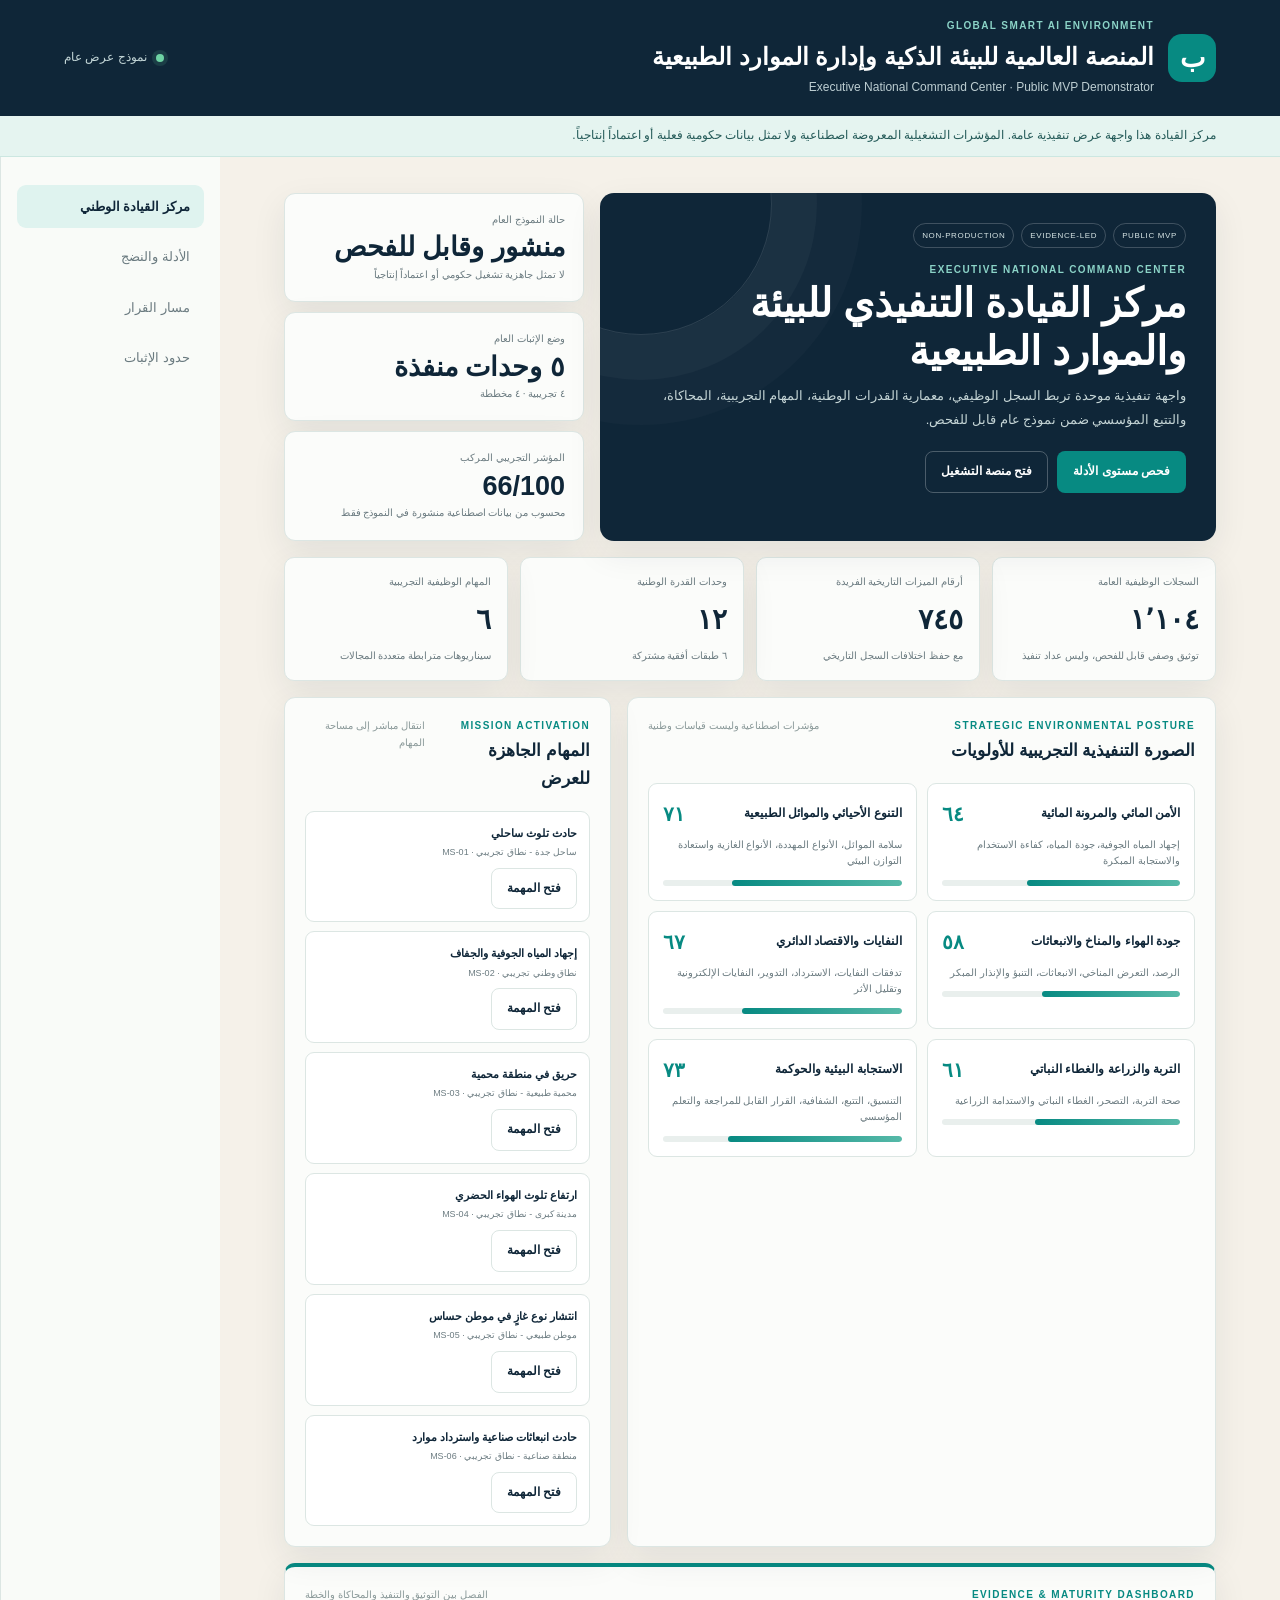
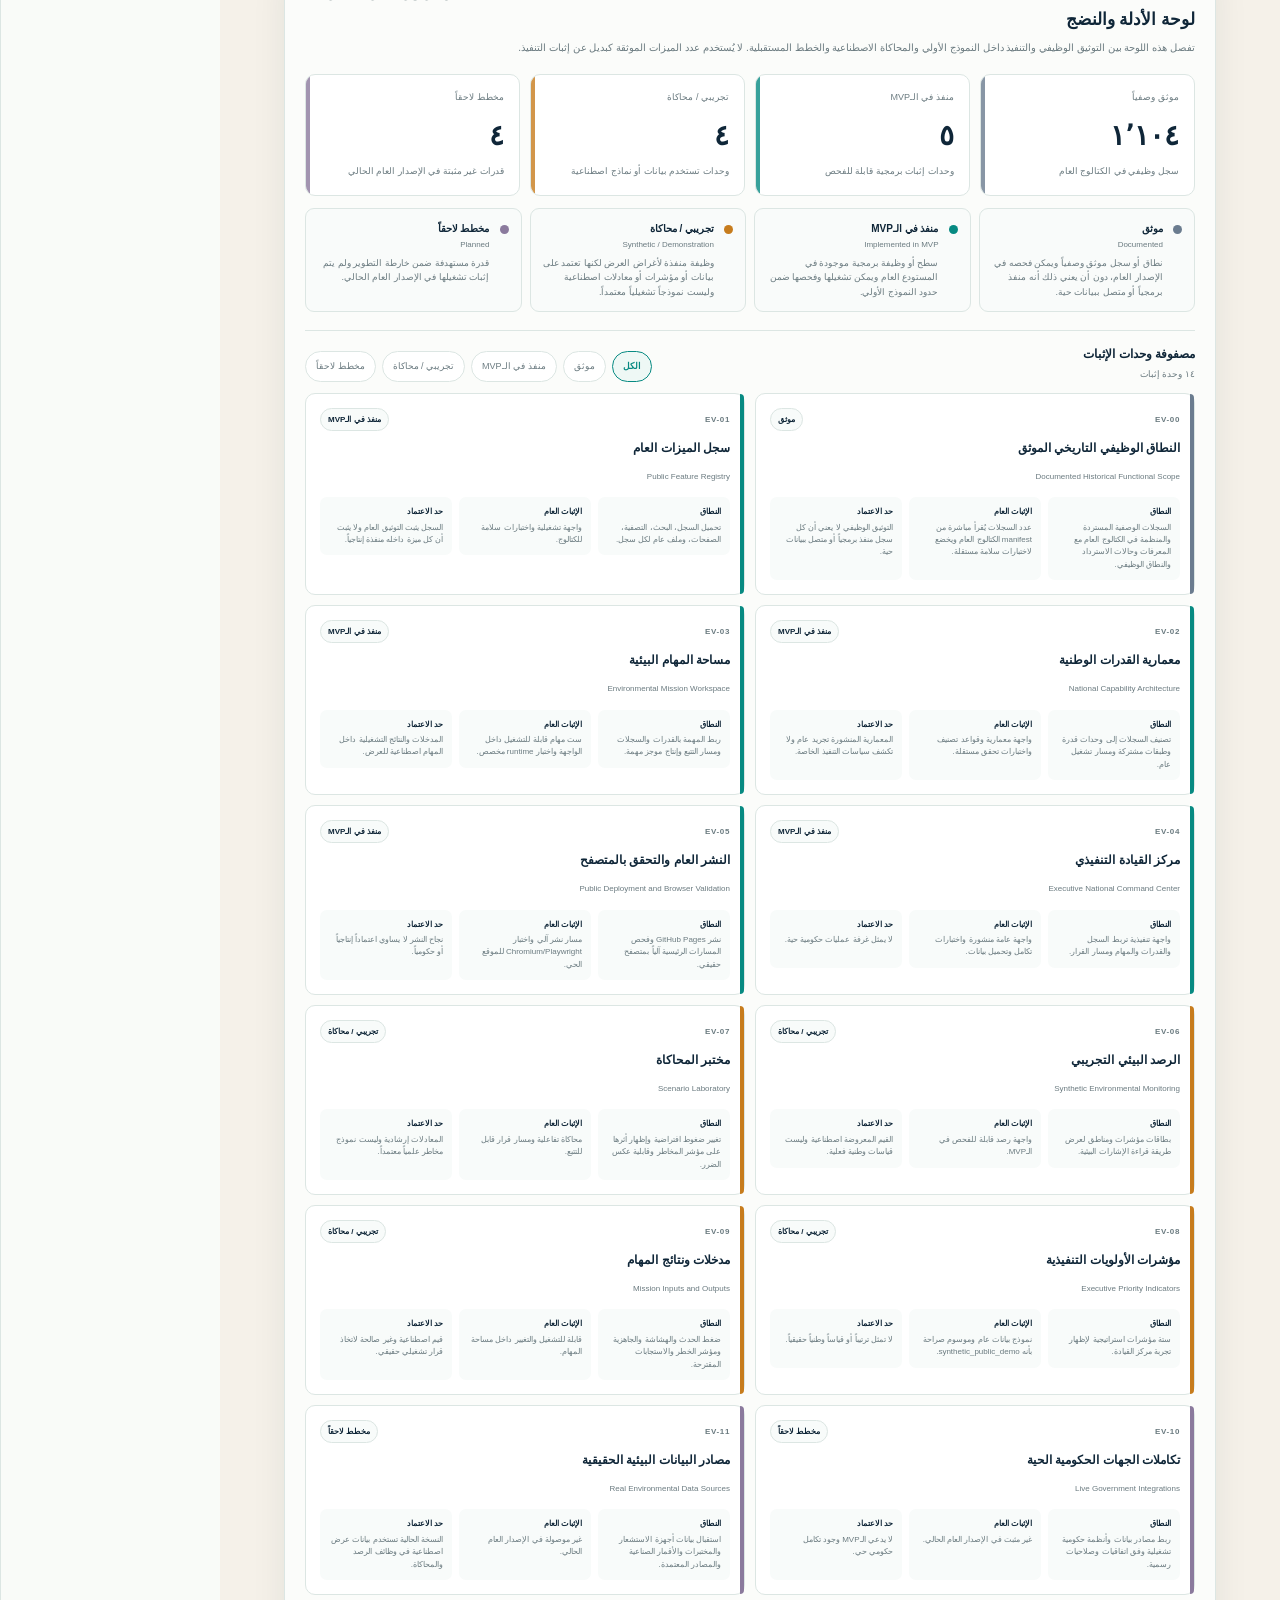
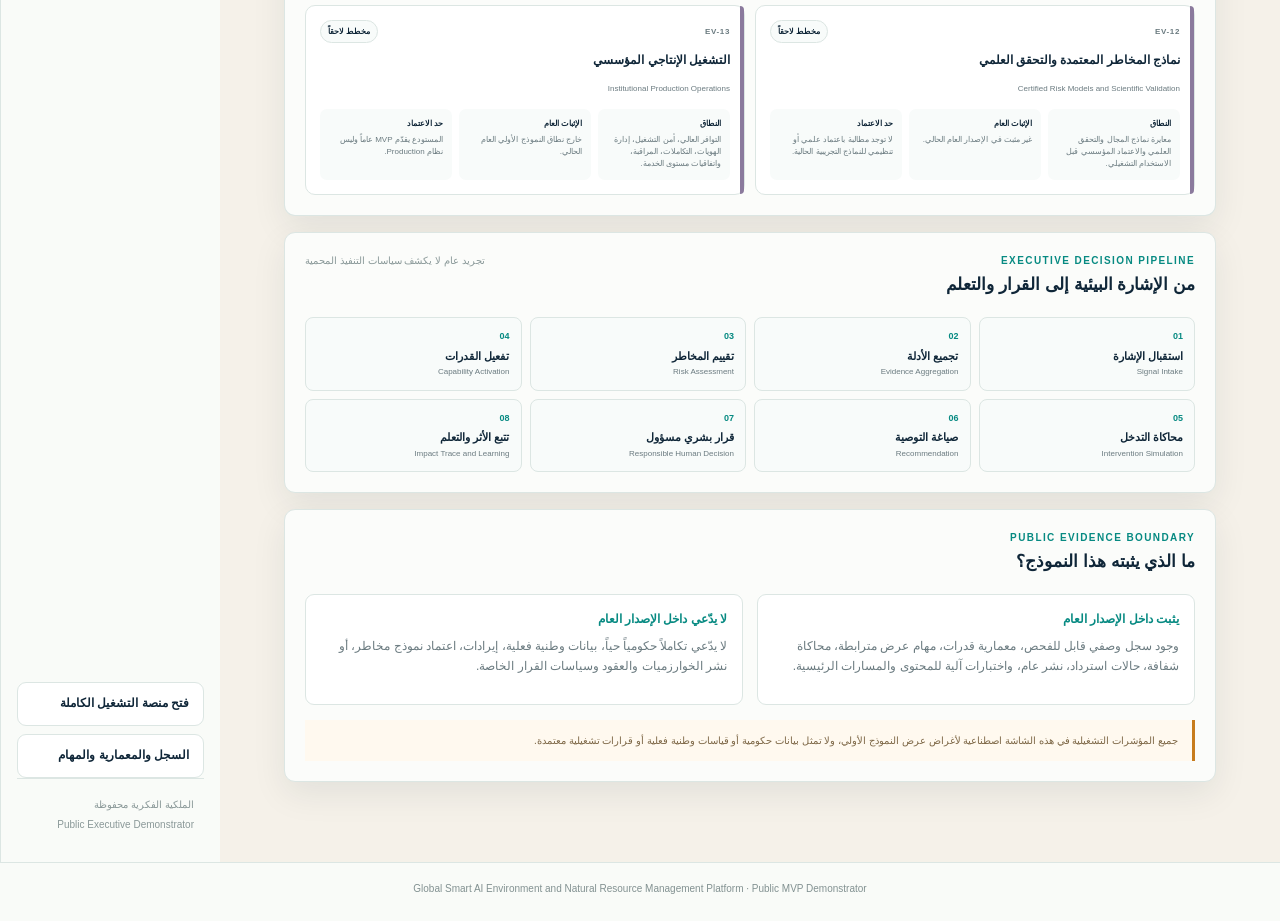
<file: index.html>
<!doctype html>
<html lang="ar" dir="rtl">
  <head>
    <meta charset="utf-8" />
    <meta name="viewport" content="width=device-width, initial-scale=1" />
    <meta name="description" content="Global Smart AI Environment and Natural Resource Management Platform - Executive Public MVP Demonstrator" />
    <title>المنصة العالمية للبيئة الذكية وإدارة الموارد الطبيعية | MVP</title>
    <meta http-equiv="refresh" content="0; url=./command/" />
    <link rel="canonical" href="./command/" />
  </head>
  <body>
    <main>
      <h1>المنصة العالمية للبيئة الذكية وإدارة الموارد الطبيعية</h1>
      <p>يتم فتح مركز القيادة التنفيذي للنموذج الأولي العام.</p>
      <p><a href="./command/">فتح Executive National Command Center</a></p>
    </main>
    <script>window.location.replace('./command/');</script>
  </body>
</html>
</file>
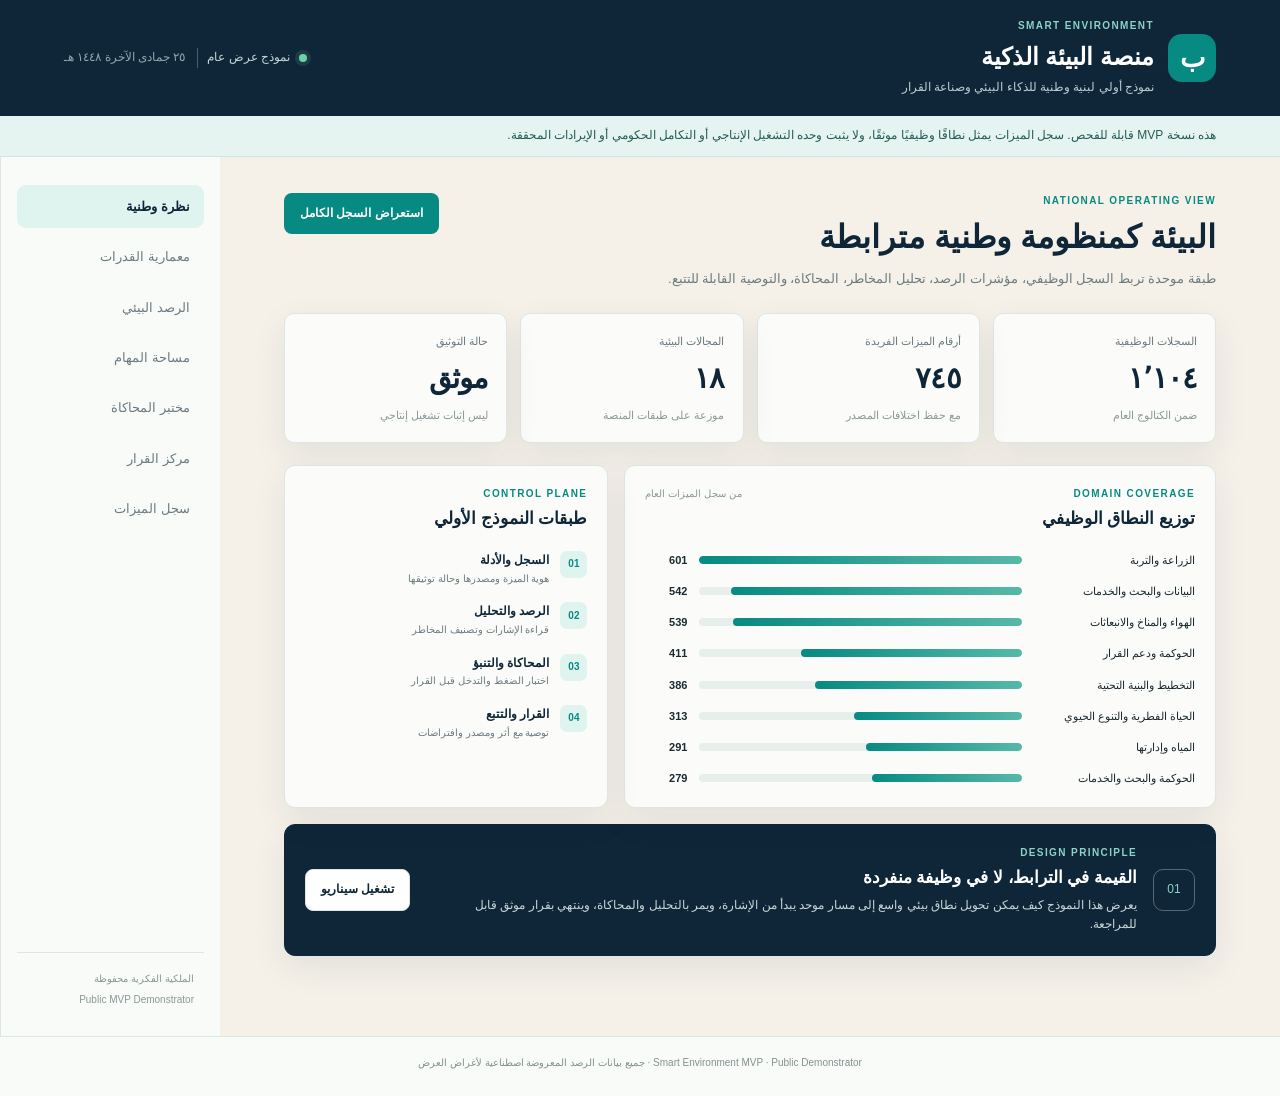
<file: app/index.html>
<!doctype html>
<html lang="ar" dir="rtl">
  <head>
    <meta charset="utf-8" />
    <meta name="viewport" content="width=device-width, initial-scale=1" />
    <meta name="description" content="النموذج الأولي العام لمنصة البيئة الذكية" />
    <title>منصة البيئة الذكية | MVP</title>
    <link rel="stylesheet" href="./styles.css" />
    <link rel="stylesheet" href="./capabilities.css" />
    <link rel="stylesheet" href="./modules.css" />
  </head>
  <body>
    <header class="topbar">
      <div class="brand-block">
        <div class="brand-mark">ب</div>
        <div>
          <p class="eyebrow">SMART ENVIRONMENT</p>
          <h1>منصة البيئة الذكية</h1>
          <p class="subtitle">نموذج أولي لبنية وطنية للذكاء البيئي وصناعة القرار</p>
        </div>
      </div>
      <div class="header-status">
        <span class="status-dot"></span>
        <span>نموذج عرض عام</span>
        <span class="date-label" id="runtimeDate"></span>
      </div>
    </header>

    <div class="notice">
      هذه نسخة MVP قابلة للفحص. سجل الميزات يمثل نطاقًا وظيفيًا موثقًا، ولا يثبت وحده التشغيل الإنتاجي أو التكامل الحكومي أو الإيرادات المحققة.
    </div>

    <main class="layout">
      <aside class="sidebar">
        <nav aria-label="التنقل الرئيسي">
          <button class="nav-item active" data-view="overview">نظرة وطنية</button>
          <button class="nav-item" data-view="monitoring">الرصد البيئي</button>
          <button class="nav-item" data-view="simulation">مختبر المحاكاة</button>
          <button class="nav-item" data-view="decisions">مركز القرار</button>
          <button class="nav-item" data-view="features">سجل الميزات</button>
        </nav>
        <div class="sidebar-footer">
          <span>الملكية الفكرية محفوظة</span>
          <span>Public MVP Demonstrator</span>
        </div>
      </aside>

      <section class="content">
        <section class="view active" id="view-overview">
          <div class="view-heading">
            <div>
              <p class="section-kicker">NATIONAL OPERATING VIEW</p>
              <h2>البيئة كمنظومة وطنية مترابطة</h2>
              <p>طبقة موحدة تربط السجل الوظيفي، مؤشرات الرصد، تحليل المخاطر، المحاكاة، والتوصية القابلة للتتبع.</p>
            </div>
            <button class="primary-button" data-view-target="features">استعراض السجل الكامل</button>
          </div>

          <div class="metrics-grid" id="overviewMetrics">
            <div class="metric-card"><span class="metric-label">السجلات الوظيفية</span><strong id="metricRecords">...</strong><span class="metric-foot">ضمن الكتالوج العام</span></div>
            <div class="metric-card"><span class="metric-label">أرقام الميزات الفريدة</span><strong id="metricUnique">...</strong><span class="metric-foot">مع حفظ اختلافات المصدر</span></div>
            <div class="metric-card"><span class="metric-label">المجالات البيئية</span><strong id="metricDomains">...</strong><span class="metric-foot">موزعة على طبقات المنصة</span></div>
            <div class="metric-card"><span class="metric-label">حالة التوثيق</span><strong>موثق</strong><span class="metric-foot">ليس إثبات تشغيل إنتاجي</span></div>
          </div>

          <div class="dashboard-grid">
            <article class="panel wide-panel">
              <div class="panel-heading"><div><p class="section-kicker">DOMAIN COVERAGE</p><h3>توزيع النطاق الوظيفي</h3></div><span class="panel-note">من سجل الميزات العام</span></div>
              <div id="domainBars" class="domain-bars"></div>
            </article>
            <article class="panel">
              <div class="panel-heading"><div><p class="section-kicker">CONTROL PLANE</p><h3>طبقات النموذج الأولي</h3></div></div>
              <div class="stack-list">
                <div><span class="stack-index">01</span><span><b>السجل والأدلة</b><small>هوية الميزة ومصدرها وحالة توثيقها</small></span></div>
                <div><span class="stack-index">02</span><span><b>الرصد والتحليل</b><small>قراءة الإشارات وتصنيف المخاطر</small></span></div>
                <div><span class="stack-index">03</span><span><b>المحاكاة والتنبؤ</b><small>اختبار الضغط والتدخل قبل القرار</small></span></div>
                <div><span class="stack-index">04</span><span><b>القرار والتتبع</b><small>توصية مع أثر ومصدر وافتراضات</small></span></div>
              </div>
            </article>
          </div>

          <article class="panel callout-panel">
            <div class="callout-icon">01</div>
            <div><p class="section-kicker">DESIGN PRINCIPLE</p><h3>القيمة في الترابط، لا في وظيفة منفردة</h3><p>يعرض هذا النموذج كيف يمكن تحويل نطاق بيئي واسع إلى مسار موحد يبدأ من الإشارة، ويمر بالتحليل والمحاكاة، وينتهي بقرار موثق قابل للمراجعة.</p></div>
            <button class="secondary-button" data-view-target="simulation">تشغيل سيناريو</button>
          </article>
        </section>

        <section class="view" id="view-monitoring">
          <div class="view-heading"><div><p class="section-kicker">ENVIRONMENTAL MONITORING</p><h2>الرصد والتحليل الوطني</h2><p>بيانات عرض اصطناعية لتوضيح طريقة قراءة المؤشرات وربطها بالمخاطر.</p></div><span class="live-chip"><span class="status-dot"></span>تحديث تجريبي</span></div>
          <div class="monitoring-grid" id="monitoringGrid"></div>
          <article class="panel">
            <div class="panel-heading"><div><p class="section-kicker">REGIONAL OPERATING VIEW</p><h3>لوحة المناطق</h3></div><span class="panel-note">مؤشرات تمثيلية وليست بيانات حكومية</span></div>
            <div class="region-grid" id="regionGrid"></div>
          </article>
        </section>

        <section class="view" id="view-simulation">
          <div class="view-heading"><div><p class="section-kicker">SCENARIO LABORATORY</p><h2>مختبر المحاكاة</h2><p>اختبر أثر الضغوط والتدخلات البيئية قبل صياغة التوصية.</p></div><span class="model-badge">نموذج شفاف قابل للمراجعة</span></div>
          <div class="simulation-layout">
            <article class="panel controls-panel">
              <div class="panel-heading"><div><p class="section-kicker">SCENARIO INPUTS</p><h3>معلمات السيناريو</h3></div></div>
              <label class="control-row"><span>زيادة ضغط التلوث</span><output id="pollutionValue">20%</output><input id="pollutionInput" type="range" min="0" max="60" value="20" /></label>
              <label class="control-row"><span>إجهاد المياه</span><output id="waterValue">15%</output><input id="waterInput" type="range" min="0" max="60" value="15" /></label>
              <label class="control-row"><span>تدخل الحماية والاستعادة</span><output id="conservationValue">25%</output><input id="conservationInput" type="range" min="0" max="60" value="25" /></label>
              <button id="runSimulation" class="primary-button full-button">تشغيل المحاكاة</button>
              <p class="small-note">المعادلات في هذا النموذج إرشادية لأغراض العرض، وليست نموذجًا علميًا معتمدًا لاتخاذ قرار تشغيلي.</p>
            </article>
            <article class="panel results-panel">
              <div class="panel-heading"><div><p class="section-kicker">MODEL OUTPUT</p><h3>نتيجة السيناريو</h3></div><span id="simulationStatus" class="status-label">جاهز للتشغيل</span></div>
              <div class="result-hero"><span>مؤشر المخاطر المركب</span><strong id="riskOutput">--</strong><small id="riskText">شغّل السيناريو لعرض النتيجة</small></div>
              <div class="result-grid"><div><span>قابلية عكس الضرر</span><strong id="reversibilityOutput">--</strong></div><div><span>مستوى التدخل</span><strong id="interventionOutput">--</strong></div><div><span>أولوية القرار</span><strong id="priorityOutput">--</strong></div><div><span>درجة الثقة</span><strong id="confidenceOutput">إرشادية</strong></div></div>
              <div id="simulationActions" class="action-list"><p>سيظهر هنا ملخص الأثر والتوصيات بعد التشغيل.</p></div>
            </article>
          </div>
          <article class="panel trace-panel"><div class="panel-heading"><div><p class="section-kicker">DECISION TRACE</p><h3>سلسلة الإثبات</h3></div></div><div id="traceList" class="trace-list"></div></article>
        </section>

        <section class="view" id="view-decisions">
          <div class="view-heading"><div><p class="section-kicker">DECISION SUPPORT</p><h2>مركز القرار</h2><p>تجميع الإشارة والتحليل والتوصية في مذكرة قرار واحدة قابلة للمراجعة.</p></div><button id="refreshBrief" class="secondary-button">تحديث مذكرة القرار</button></div>
          <article class="decision-brief panel" id="decisionBrief"></article>
        </section>

        <section class="view" id="view-features">
          <div class="view-heading"><div><p class="section-kicker">FEATURE AND EVIDENCE REGISTRY</p><h2>سجل الميزات</h2><p>استعراض كامل للسجل الوصفي مع المحافظة على معرف المصدر وحالة التوثيق.</p></div><span id="catalogStatus" class="status-label">جاري تحميل السجل</span></div>
          <div class="filter-panel panel">
            <label><span>بحث</span><input id="featureSearch" type="search" placeholder="ابحث باسم الميزة أو الوصف" /></label>
            <label><span>المجال</span><select id="domainFilter"><option value="">كل المجالات</option></select></label>
            <label><span>نوع الوظيفة</span><select id="typeFilter"><option value="">كل الأنواع</option></select></label>
            <button id="clearFilters" class="secondary-button">مسح التصفية</button>
          </div>
          <div class="registry-meta"><span id="resultCount">0 سجل</span><span>الصفحة <b id="pageNumber">1</b> من <b id="pageTotal">1</b></span><div class="pagination"><button id="prevPage" class="icon-button">السابق</button><button id="nextPage" class="icon-button">التالي</button></div></div>
          <div class="table-wrap panel"><table><thead><tr><th>المعرف</th><th>اسم الميزة</th><th>المجال</th><th>نوع الوظيفة</th><th>حالة التوثيق</th><th>المصدر</th></tr></thead><tbody id="featureTable"></tbody></table></div>
          <article id="featureDetail" class="panel detail-panel"><p>اختر سجلًا لعرض تفاصيله.</p></article>
        </section>
      </section>
    </main>

    <footer class="footer">Smart Environment MVP · Public Demonstrator · جميع بيانات الرصد المعروضة اصطناعية لأغراض العرض</footer>
    <script src="./app.js" defer></script>
    <script src="./capabilities.js" defer></script>
    <script src="./modules.js" defer></script>
  </body>
</html>
</file>
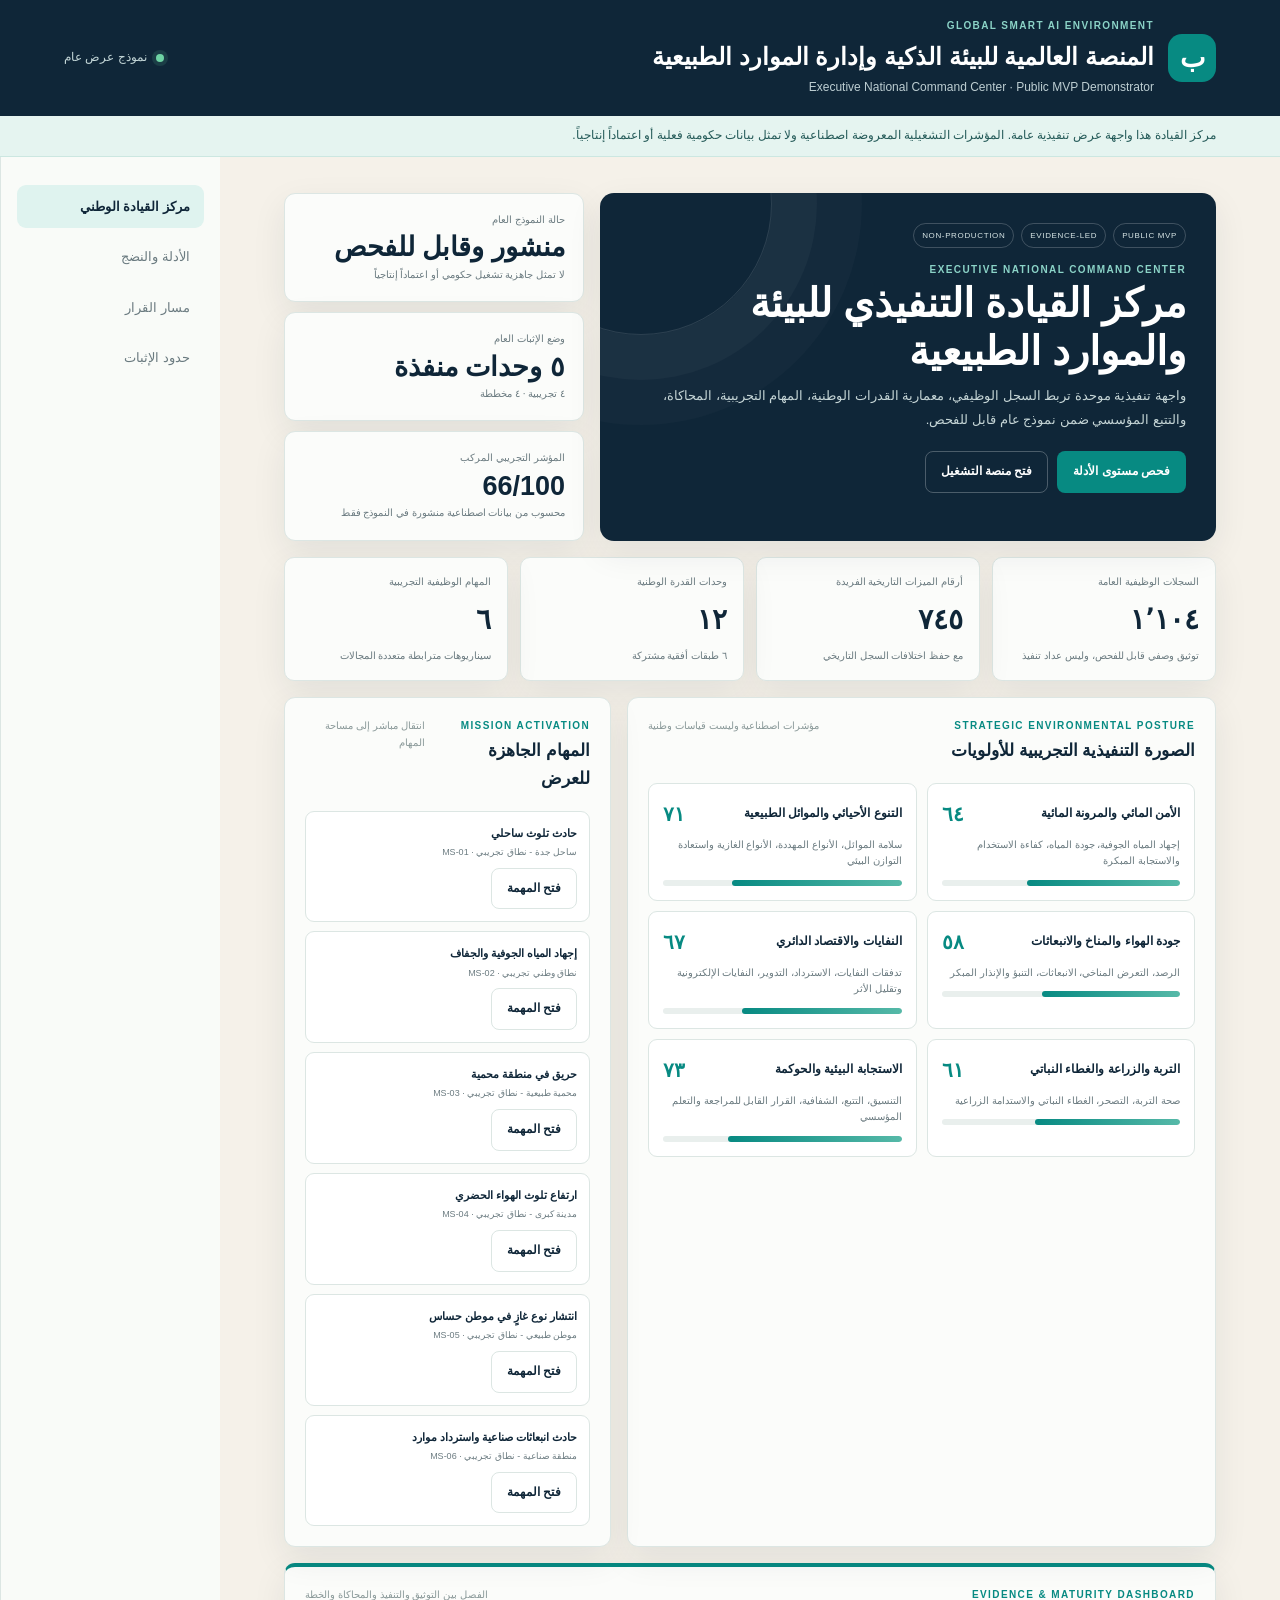
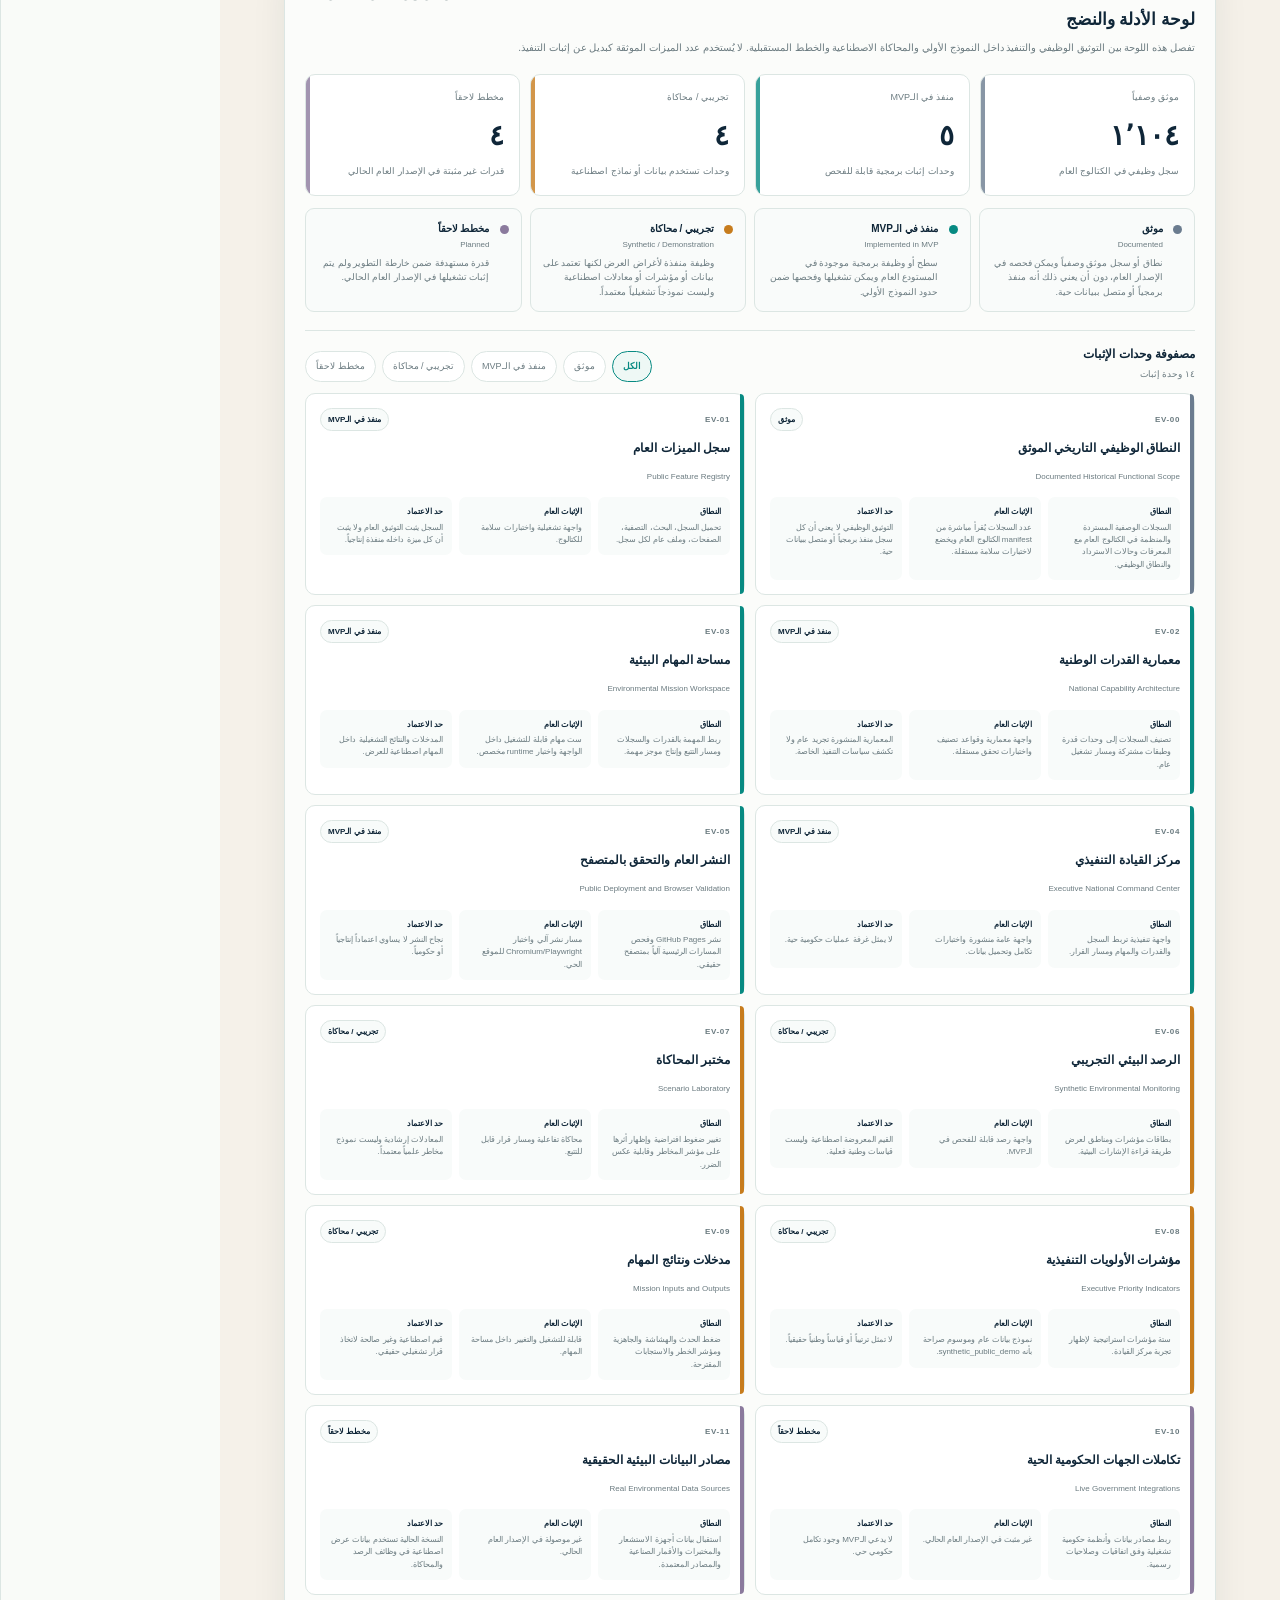
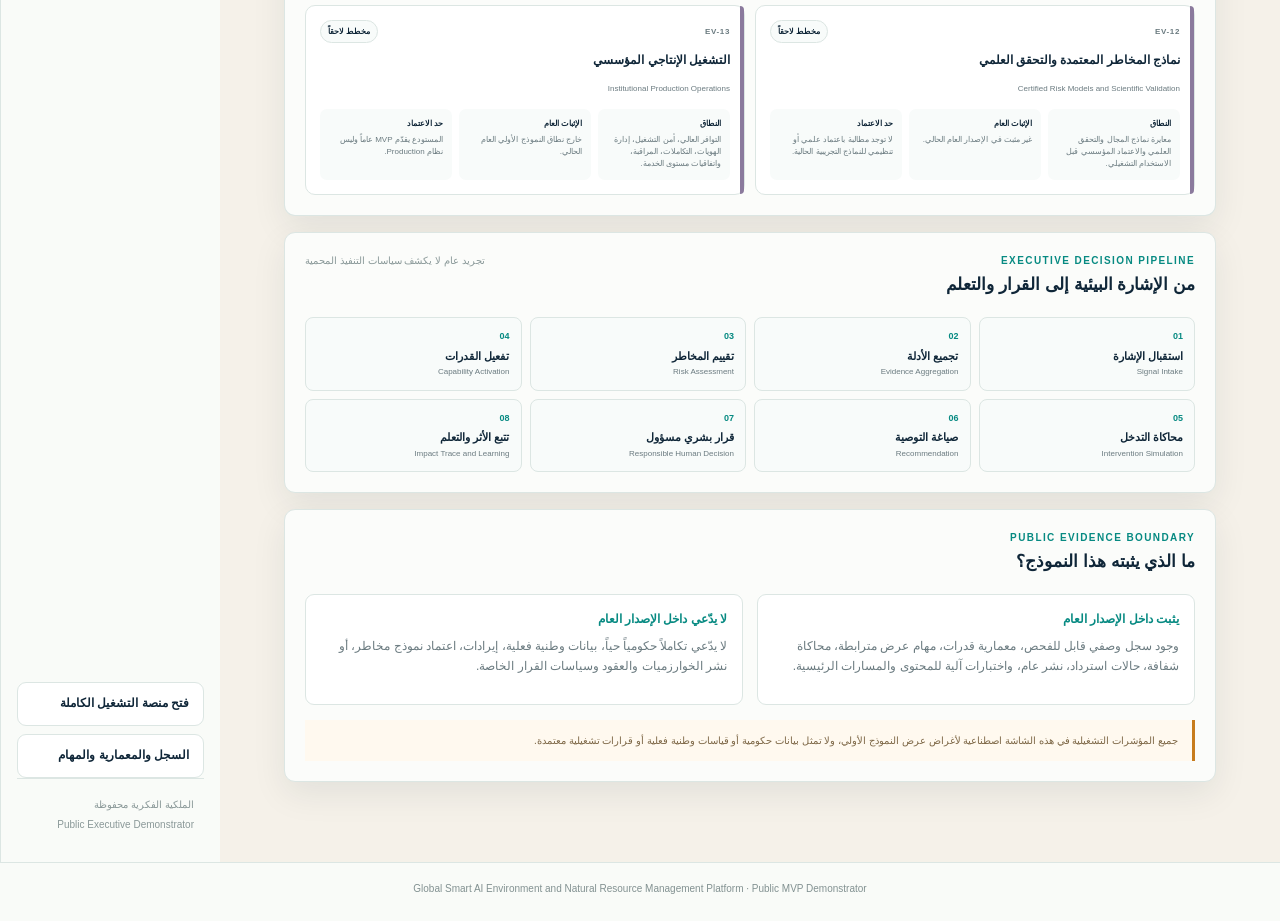
<file: command/index.html>
<!doctype html>
<html lang="ar" dir="rtl">
  <head>
    <meta charset="utf-8" />
    <meta name="viewport" content="width=device-width, initial-scale=1" />
    <meta name="description" content="مركز القيادة التنفيذي العام للمنصة العالمية للبيئة الذكية وإدارة الموارد الطبيعية" />
    <title>مركز القيادة الوطني | Smart Environment MVP</title>
    <link rel="stylesheet" href="../app/styles.css" />
    <link rel="stylesheet" href="../app/command-center.css" />
    <style>
      .command-shell-link { display: block; margin-top: 8px; padding: 11px 14px; border: 1px solid var(--line); border-radius: 9px; background: white; color: var(--navy); text-decoration: none; font-size: 12px; font-weight: 700; }
      .command-shell-link:hover { border-color: var(--teal); color: var(--teal); }
    </style>
  </head>
  <body>
    <header class="topbar">
      <div class="brand-block">
        <div class="brand-mark">ب</div>
        <div>
          <p class="eyebrow">GLOBAL SMART AI ENVIRONMENT</p>
          <h1>المنصة العالمية للبيئة الذكية وإدارة الموارد الطبيعية</h1>
          <p class="subtitle">Executive National Command Center · Public MVP Demonstrator</p>
        </div>
      </div>
      <div class="header-status">
        <span class="status-dot"></span>
        <span>نموذج عرض عام</span>
      </div>
    </header>

    <div class="notice">
      مركز القيادة هذا واجهة عرض تنفيذية عامة. المؤشرات التشغيلية المعروضة اصطناعية ولا تمثل بيانات حكومية فعلية أو اعتماداً إنتاجياً.
    </div>

    <main class="layout">
      <aside class="sidebar">
        <nav aria-label="التنقل الرئيسي"></nav>
        <div>
          <a class="command-shell-link" href="../app/">فتح منصة التشغيل الكاملة</a>
          <a class="command-shell-link" href="../app/">السجل والمعمارية والمهام</a>
          <div class="sidebar-footer">
            <span>الملكية الفكرية محفوظة</span>
            <span>Public Executive Demonstrator</span>
          </div>
        </div>
      </aside>
      <section class="content"></section>
    </main>

    <footer class="footer">Global Smart AI Environment and Natural Resource Management Platform · Public MVP Demonstrator</footer>
    <script>
      function showView(viewName) {
        if (viewName === 'missions') window.location.href = '../app/';
      }
    </script>
    <script src="../app/command-center.js" defer></script>
  </body>
</html>
</file>
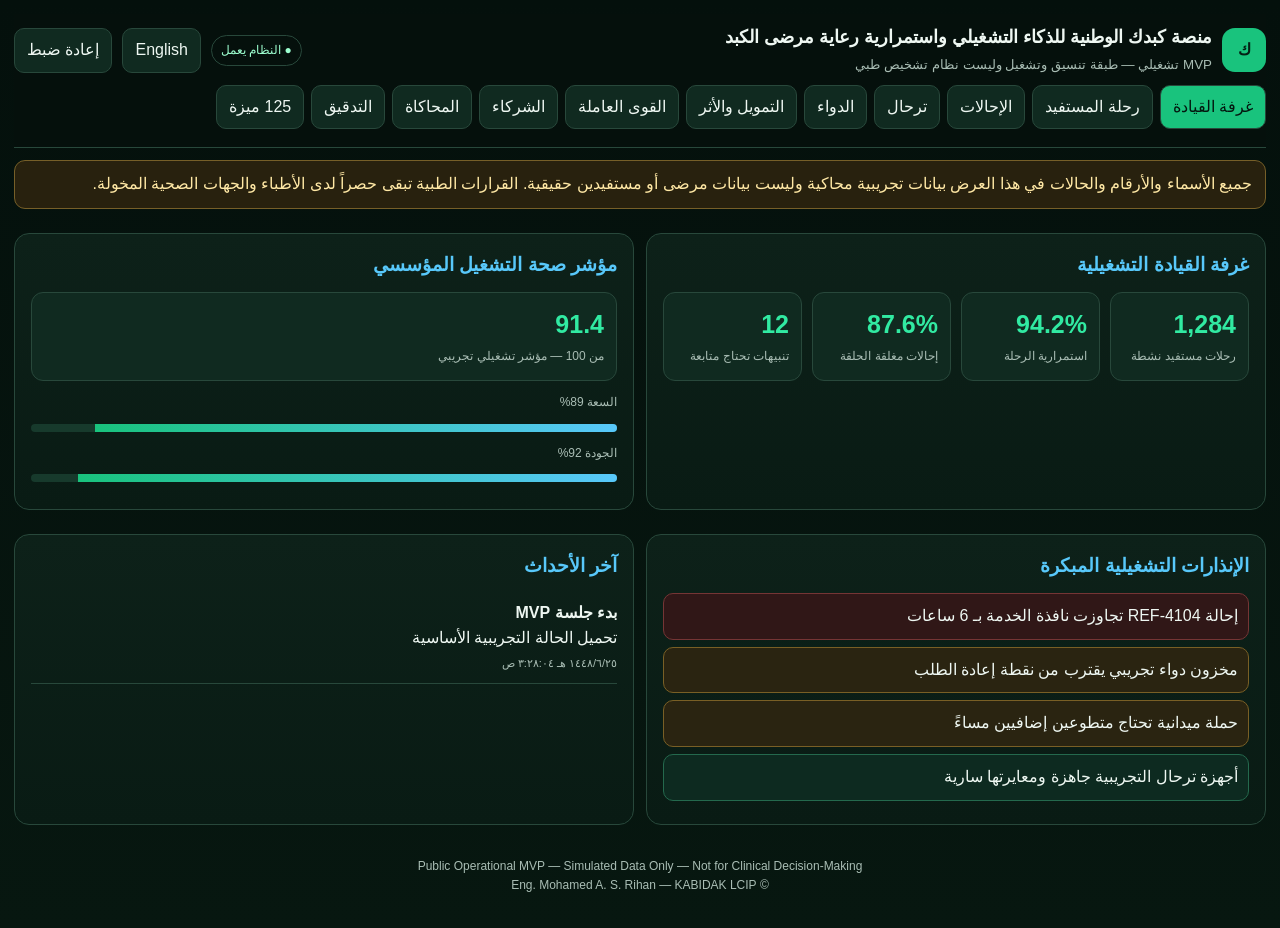
<file: kabidak-mvp/index.html>
<!doctype html>
<html lang="ar" dir="rtl">
<head>
<meta charset="utf-8"><meta name="viewport" content="width=device-width,initial-scale=1">
<meta name="description" content="KABIDAK National Liver Care Intelligence & Operations Platform - Operational MVP">
<title>KABIDAK — Operational MVP</title>
<style>
:root{--bg:#06110d;--p:#0d2119;--p2:#102a20;--l:#28483b;--t:#eef7f2;--m:#a9bdb4;--g:#19c37d;--b:#58c8fa;--r:#ff7373;--y:#f2c565}*{box-sizing:border-box}body{margin:0;background:linear-gradient(#04100c,#071710);color:var(--t);font-family:Arial,Tahoma,sans-serif;line-height:1.55}.app{max-width:1450px;margin:auto;padding:14px}.top{position:sticky;top:0;z-index:10;background:#06110df2;border-bottom:1px solid var(--l);padding:10px 0}.row{display:flex;gap:10px;align-items:center;justify-content:space-between;flex-wrap:wrap}.brand{display:flex;gap:10px;align-items:center}.logo{width:44px;height:44px;border-radius:13px;background:var(--g);color:#042015;display:grid;place-items:center;font-weight:900}.brand h1{font-size:18px;margin:0}.brand small{color:var(--m)}button,input,select{font:inherit}.btn{border:1px solid var(--l);background:var(--p2);color:var(--t);padding:9px 12px;border-radius:10px;cursor:pointer}.btn.primary{background:var(--g);color:#04170f;font-weight:800}.badge{padding:5px 9px;border:1px solid var(--l);border-radius:99px;color:#9dffd0;font-size:12px}.demo{margin:12px 0;padding:11px 13px;border:1px solid #765f28;background:#28210e;color:#ffe8a5;border-radius:11px}.nav{display:flex;gap:7px;overflow:auto;padding:8px 0}.nav button{white-space:nowrap}.nav button.active{background:var(--g);color:#04170f}.view{display:none}.view.active{display:block}.card{background:linear-gradient(180deg,var(--p),#091b14);border:1px solid var(--l);border-radius:15px;padding:16px;margin:12px 0}.card h2{margin:0 0 12px;color:var(--b);font-size:19px}.grid2{display:grid;grid-template-columns:1fr 1fr;gap:12px}.kpis{display:grid;grid-template-columns:repeat(4,1fr);gap:10px}.kpi{background:var(--p2);border:1px solid var(--l);padding:12px;border-radius:12px}.kpi b{display:block;color:#31eaa2;font-size:25px}.kpi span{color:var(--m);font-size:12px}.alert{padding:10px;border:1px solid var(--l);border-radius:10px;margin:7px 0}.ok{border-color:#24694d;background:#0d2a20}.warn{border-color:#795f25;background:#2a2411}.risk{border-color:#753535;background:#301717}.timeline{display:grid;gap:7px}.step{border:1px solid var(--l);background:#0a1d16;border-radius:10px;padding:9px;display:flex;gap:9px}.n{width:25px;height:25px;border-radius:50%;background:#173d2e;display:grid;place-items:center;color:#9dffd0;flex:none}.done .n{background:var(--g);color:#04170f}.current{border-color:var(--g)}.form{display:grid;grid-template-columns:repeat(4,1fr);gap:9px}label{font-size:12px;color:var(--m);display:block;margin-bottom:4px}input,select{width:100%;padding:9px;border-radius:9px;border:1px solid var(--l);background:#071a13;color:var(--t)}.table{overflow:auto;border:1px solid var(--l);border-radius:11px}table{width:100%;border-collapse:collapse;min-width:720px}th,td{padding:9px;border-bottom:1px solid var(--l);text-align:start;font-size:13px}th{color:var(--b);background:#113125}.st{font-size:11px;border:1px solid var(--l);border-radius:99px;padding:4px 7px}.bar{height:8px;background:#173a2c;border-radius:99px;overflow:hidden;margin:5px 0 11px}.bar i{display:block;height:100%;background:linear-gradient(90deg,var(--g),var(--b))}.audit{max-height:390px;overflow:auto}.audit div{padding:8px 0;border-bottom:1px solid var(--l)}.audit time{color:var(--m);font-size:11px}.cats{display:grid;grid-template-columns:repeat(3,1fr);gap:9px}.cat{border:1px solid var(--l);border-radius:11px;padding:11px;background:#0a1c15}.cat b{color:#31eaa2}.muted{color:var(--m);font-size:12px}.foot{text-align:center;color:var(--m);font-size:12px;padding:20px}@media(max-width:950px){.grid2{grid-template-columns:1fr}.kpis{grid-template-columns:repeat(2,1fr)}.form,.cats{grid-template-columns:1fr 1fr}}@media(max-width:600px){.kpis,.form,.cats{grid-template-columns:1fr}.app{padding:8px}.top{position:relative}}
</style>
</head>
<body><div class="app">
<div class="top"><div class="row"><div class="brand"><div class="logo">ك</div><div><h1 id="title">منصة كبدك الوطنية للذكاء التشغيلي واستمرارية رعاية مرضى الكبد</h1><small id="sub">MVP تشغيلي — طبقة تنسيق وتشغيل وليست نظام تشخيص طبي</small></div></div><div class="row"><span class="badge" id="online">● النظام يعمل</span><button class="btn" id="lang">English</button><button class="btn" id="reset">إعادة ضبط</button></div></div><div class="nav" id="nav"></div></div>
<div class="demo" id="notice">جميع الأسماء والأرقام والحالات في هذا العرض بيانات تجريبية محاكية وليست بيانات مرضى أو مستفيدين حقيقية. القرارات الطبية تبقى حصراً لدى الأطباء والجهات الصحية المخولة.</div>
<section class="view active" id="dash"><div class="grid2"><div class="card"><h2>غرفة القيادة التشغيلية</h2><div class="kpis"><div class="kpi"><b>1,284</b><span>رحلات مستفيد نشطة</span></div><div class="kpi"><b id="cont">94.2%</b><span>استمرارية الرحلة</span></div><div class="kpi"><b>87.6%</b><span>إحالات مغلقة الحلقة</span></div><div class="kpi"><b>12</b><span>تنبيهات تحتاج متابعة</span></div></div></div><div class="card"><h2>مؤشر صحة التشغيل المؤسسي</h2><div class="kpi"><b id="health">91.4</b><span>من 100 — مؤشر تشغيلي تجريبي</span></div><p class="muted">السعة 89%</p><div class="bar"><i style="width:89%"></i></div><p class="muted">الجودة 92%</p><div class="bar"><i style="width:92%"></i></div></div></div><div class="grid2"><div class="card"><h2>الإنذارات التشغيلية المبكرة</h2><div class="alert risk">إحالة REF-4104 تجاوزت نافذة الخدمة بـ 6 ساعات</div><div class="alert warn">مخزون دواء تجريبي يقترب من نقطة إعادة الطلب</div><div class="alert warn">حملة ميدانية تحتاج متطوعين إضافيين مساءً</div><div class="alert ok">أجهزة ترحال التجريبية جاهزة ومعايرتها سارية</div></div><div class="card"><h2>آخر الأحداث</h2><div id="recent" class="audit"></div></div></div></section>
<section class="view" id="journey"><div class="grid2"><div class="card"><h2>رحلة مستفيد تجريبية — SIM-24017</h2><div class="timeline" id="steps"></div><div class="row" style="justify-content:flex-start;margin-top:10px"><button class="btn primary" id="advance">تقدم للمرحلة التالية</button><button class="btn" id="follow">فتح مهمة متابعة</button></div></div><div class="card"><h2>مراقبة الاستمرارية</h2><div class="alert ok">الحالة الحالية: إحالة مستلمة — انتظار الموعد</div><div class="alert warn">نافذة الخدمة: 18 ساعة متبقية</div><div class="alert">الإجراء التالي: تأكيد الموعد من الجهة المرجعية</div><p class="muted">لا تشخص المنصة الحالة ولا تحدد أهلية العلاج أو الزراعة. وظيفتها تنسيق الرحلة ومنع فقد المستفيد بين مراحل الخدمة.</p></div></div></section>
<section class="view" id="ref"><div class="card"><h2>مركز الإحالات المغلقة الحلقة</h2><div class="table"><table><thead><tr><th>ID</th><th>المصدر</th><th>الوجهة</th><th>الحالة</th><th>المهلة</th><th>الإجراء</th></tr></thead><tbody id="refs"></tbody></table></div></div></section>
<section class="view" id="tarhal"><div class="grid2"><div class="card"><h2>تخطيط ترحال</h2><div class="form"><div><label>الموقع</label><select id="loc"><option>البجادية</option><option>الرس</option><option>عنيزة</option></select></div><div><label>الطلب المتوقع</label><input id="dem" type="number" value="74"></div><div><label>السعة</label><input id="cap" type="number" value="80"></div><div><label>الأجهزة الجاهزة</label><input id="dev" type="number" value="3"></div></div><button class="btn primary" id="ready" style="margin-top:10px">تشغيل فحص الجاهزية</button><div class="alert ok" id="readyout">جاهزية مبدئية: 92%</div></div><div class="card"><h2>أثر محطة تجريبية</h2><div class="kpis"><div class="kpi"><b>62</b><span>مراجعاً</span></div><div class="kpi"><b>57</b><span>فحصاً مكتملاً</span></div><div class="kpi"><b>14</b><span>إحالة تشغيلية</span></div><div class="kpi"><b>11</b><span>إحالة مغلقة</span></div></div></div></div></section>
<section class="view" id="med"><div class="grid2"><div class="card"><h2>استمرارية الوصول للدواء</h2><div class="alert ok">SIM-MED-01 — وصفة سارية، صرف متوقع خلال يومين</div><div class="alert warn">SIM-MED-02 — تجديد مطلوب خلال 3 أيام</div><div class="alert risk">SIM-MED-03 — تعثر صرف، مهمة متابعة مفتوحة</div></div><div class="card"><h2>مخزون الأدوية المدعومة</h2><p class="muted">دواء تجريبي أ — 120 وحدة</p><div class="bar"><i style="width:90%"></i></div><p class="muted">دواء تجريبي ب — 58 وحدة</p><div class="bar"><i style="width:62%"></i></div><p class="muted">دواء تجريبي ج — 31 وحدة</p><div class="bar"><i style="width:35%"></i></div></div></div></section>
<section class="view" id="fund"><div class="grid2"><div class="card"><h2>التبرعات وربطها بالأثر</h2><div class="kpis"><div class="kpi"><b>2.84M</b><span>تبرعات تجريبية</span></div><div class="kpi"><b>83%</b><span>مرتبطة بمخرج موثق</span></div><div class="kpi"><b>6.1x</b><span>عائد اجتماعي تقديري</span></div><div class="kpi"><b>7</b><span>جهات مانحة نشطة</span></div></div><button class="btn primary" id="donate" style="margin-top:10px">محاكاة تبرع جديد</button></div><div class="card"><h2>استدامة التمويل</h2><p class="muted">تنوع مصادر التمويل 78%</p><div class="bar"><i style="width:78%"></i></div><p class="muted">تغطية الالتزامات 91%</p><div class="bar"><i style="width:91%"></i></div><div class="alert warn">ارتفاع الاعتماد التجريبي على موسمية حملتين — يوصى بتنويع التدفقات المتكررة.</div></div></div></section>
<section class="view" id="work"><div class="grid2"><div class="card"><h2>المتطوعون والقوى العاملة</h2><div class="kpis"><div class="kpi"><b>1,115</b><span>متطوعاً في المؤشر المرجعي</span></div><div class="kpi"><b>92%</b><span>تغطية المهارات</span></div><div class="kpi"><b>88%</b><span>توازن الأحمال</span></div><div class="kpi"><b>34</b><span>مهمة مفتوحة</span></div></div></div><div class="card"><h2>مطابقة الاحتياج</h2><p class="muted">حملة توعية 10/12</p><div class="bar"><i style="width:83%"></i></div><p class="muted">محطة ترحال 6/8</p><div class="bar"><i style="width:75%"></i></div><button class="btn primary" id="rebalance">إعادة موازنة تجريبية</button></div></div></section>
<section class="view" id="partner"><div class="card"><h2>الشركاء ومستويات الخدمة</h2><div class="table"><table><thead><tr><th>الشريك</th><th>الخدمة</th><th>الاستجابة</th><th>الإغلاق</th><th>مستوى الخدمة</th></tr></thead><tbody><tr><td>مستشفى مرجعي أ</td><td>إحالات</td><td>2.4h</td><td>91%</td><td><span class="st ok">96%</span></td></tr><tr><td>مختبر مرجعي ب</td><td>تحاليل</td><td>1.1h</td><td>95%</td><td><span class="st ok">98%</span></td></tr><tr><td>مستشفى مرجعي ج</td><td>متابعة</td><td>5.8h</td><td>84%</td><td><span class="st warn">87%</span></td></tr></tbody></table></div></div></section>
<section class="view" id="sim"><div class="grid2"><div class="card"><h2>محاكي السيناريوهات التشغيلية</h2><div class="form"><div><label>تغير الطلب %</label><input id="sd" type="number" value="20"></div><div><label>تغير السعة %</label><input id="sc" type="number" value="10"></div><div><label>تغير الفريق %</label><input id="sw" type="number" value="5"></div><div><label>تعطل شريك</label><select id="sp"><option value="0">لا</option><option value="1">نعم</option></select></div></div><button class="btn primary" id="runsim" style="margin-top:10px">تشغيل المحاكاة</button></div><div class="card"><h2>نتيجة المحاكاة</h2><div id="simout" class="muted">غيّر الافتراضات ثم شغّل المحاكاة.</div></div></div></section>
<section class="view" id="audit"><div class="grid2"><div class="card"><h2>سجل التدقيق التشغيلي</h2><div class="audit" id="trail"></div></div><div class="card"><h2>ضوابط العرض</h2><div class="alert ok">كل إجراء يولد حدث تدقيق محلي داخل المتصفح.</div><div class="alert">لا يرسل هذا MVP بيانات إلى خادم خارجي.</div><div class="alert warn">في الإنتاج يجب استخدام سجل مركزي غير قابل للعبث.</div></div></div></section>
<section class="view" id="scope"><div class="card"><h2>خريطة نطاق المنصة — 125 ميزة</h2><p class="muted">النسخة العامة تعرض المجالات التشغيلية فقط. المواصفات والخوارزميات التفصيلية محفوظة خارج الـMVP العام.</p><div class="cats" id="cats"></div></div></section>
<div class="foot">Public Operational MVP — Simulated Data Only — Not for Clinical Decision-Making<br>© Eng. Mohamed A. S. Rihan — KABIDAK LCIP</div>
</div>
<script>
const nav=[['dash','غرفة القيادة'],['journey','رحلة المستفيد'],['ref','الإحالات'],['tarhal','ترحال'],['med','الدواء'],['fund','التمويل والأثر'],['work','القوى العاملة'],['partner','الشركاء'],['sim','المحاكاة'],['audit','التدقيق'],['scope','125 ميزة']];
const groups=[['رحلة المستفيد والتواصل',1,10],['تنسيق زراعة الكبد',11,20],['الدعم الاجتماعي والدوائي',21,34],['ترحال والعمليات الميدانية',35,44],['الوقاية والصحة المجتمعية',45,52],['التبرعات والاستدامة المالية',53,62],['الشراكات والجهات المرجعية',63,70],['التطوع والقوى العاملة',71,80],['العمليات والجودة والمعرفة',81,90],['المخاطر والحوكمة والتدقيق',91,96],['البحوث والتقييم',97,103],['البيانات والتكامل والأمن',104,113],['القيادة والمؤشرات والتخطيط',114,125]];
let ji=Number(localStorage.getItem('kabidak-journey')||2),audit=JSON.parse(localStorage.getItem('kabidak-audit')||'[]');
const stages=['تسجيل المستفيد','التحقق من المستندات','الفحص أو الخدمة الأولية','إنشاء الإحالة','تأكيد الجهة المرجعية','تنفيذ الموعد','عودة النتيجة التشغيلية','فتح المتابعة','إغلاق الحلقة'];
function log(a,d){audit.unshift({t:new Date().toLocaleString('ar-SA'),a,d});audit=audit.slice(0,50);localStorage.setItem('kabidak-audit',JSON.stringify(audit));renderAudit();renderRecent()}
function renderNav(){let n=document.getElementById('nav');n.innerHTML='';nav.forEach((x,i)=>{let b=document.createElement('button');b.className='btn'+(i===0?' active':'');b.textContent=x[1];b.onclick=()=>{document.querySelectorAll('.view').forEach(v=>v.classList.remove('active'));document.getElementById(x[0]).classList.add('active');document.querySelectorAll('#nav button').forEach(q=>q.classList.remove('active'));b.classList.add('active')};n.appendChild(b)})}
function renderSteps(){document.getElementById('steps').innerHTML=stages.map((s,i)=>`<div class="step ${i<ji?'done':i===ji?'current':''}"><div class="n">${i+1}</div><div><b>${s}</b><div class="muted">${i<ji?'مكتملة وموثقة':i===ji?'قيد التنفيذ':'بانتظار المرحلة السابقة'}</div></div></div>`).join('')}
let refs=[['REF-4102','ترحال','مستشفى مرجعي أ','مستلمة','18h','warn'],['REF-4103','عيادة كبدك','مختبر مرجعي ب','مكتملة','Closed','ok'],['REF-4104','ترحال','مستشفى مرجعي ج','متأخرة','-6h','risk']];
function renderRefs(){document.getElementById('refs').innerHTML=refs.map((r,i)=>`<tr><td>${r[0]}</td><td>${r[1]}</td><td>${r[2]}</td><td><span class="st ${r[5]}">${r[3]}</span></td><td>${r[4]}</td><td><button class="btn" onclick="updRef(${i})">تحديث</button></td></tr>`).join('')}
window.updRef=i=>{let r=refs[i];if(r[3]==='متأخرة'){r[3]='مصعدة';r[4]='Escalated';r[5]='warn'}else if(r[3]!=='مكتملة'){r[3]='مكتملة';r[4]='Closed';r[5]='ok'}log('تحديث إحالة',r[0]+' → '+r[3]);renderRefs()};
function renderAudit(){document.getElementById('trail').innerHTML=(audit.length?audit:[{t:'—',a:'لا توجد أحداث بعد',d:'نفذ أي إجراء ليظهر هنا'}]).map(x=>`<div><b>${x.a}</b><br>${x.d}<br><time>${x.t}</time></div>`).join('')}
function renderRecent(){document.getElementById('recent').innerHTML=(audit.length?audit.slice(0,5):[{t:'—',a:'بدء جلسة العرض',d:'تم تحميل البيانات المحاكية'}]).map(x=>`<div><b>${x.a}</b><br>${x.d}<br><time>${x.t}</time></div>`).join('')}
document.getElementById('advance').onclick=()=>{if(ji<stages.length-1){ji++;localStorage.setItem('kabidak-journey',ji);renderSteps();log('تقدم رحلة مستفيد','SIM-24017 → '+stages[ji])}};
document.getElementById('follow').onclick=()=>log('فتح مهمة متابعة','SIM-24017 / FU-'+Math.floor(Math.random()*9000+1000));
document.getElementById('ready').onclick=()=>{let d=+dem.value,c=+cap.value,v=+dev.value,x=Math.max(20,Math.min(100,Math.round(c/Math.max(d,1)*70+(v>=3?22:v*6))));readyout.className='alert '+(x>=85?'ok':x>=70?'warn':'risk');readyout.textContent='جاهزية مبدئية: '+x+'% — '+(x>=85?'جاهز للاعتماد التشغيلي':'تحتاج مراجعة السعة أو الأجهزة');log('فحص جاهزية ترحال',loc.value+' → '+x+'%')};
document.getElementById('donate').onclick=()=>log('تبرع تجريبي جديد','25,000 ريال → حملة وقائية تجريبية');
document.getElementById('rebalance').onclick=()=>log('إعادة موازنة القوى','نقل متطوعين مؤهلين إلى احتياج أعلى');
document.getElementById('runsim').onclick=()=>{let d=+sd.value,c=+sc.value,w=+sw.value,p=+sp.value;let pressure=Math.round(52+d*1.1-c*.8-w*.6+p*22),wait=Math.max(4,Math.round(11+d*.25-c*.12-w*.08+p*7)),continuity=Math.max(55,Math.min(99,Math.round(95-d*.12+c*.1+w*.08-p*8)));simout.innerHTML=`<div class="kpis"><div class="kpi"><b>${pressure}</b><span>ضغط تشغيلي</span></div><div class="kpi"><b>${wait}h</b><span>انتظار متوقع</span></div><div class="kpi"><b>${continuity}%</b><span>استمرارية متوقعة</span></div><div class="kpi"><b>${p?'مرتفع':'معتدل'}</b><span>اعتماد الشركاء</span></div></div><p class="muted">نتائج محاكاة وليست توقعاً قطعياً.</p>`;log('تشغيل محاكاة',`demand=${d} capacity=${c} workforce=${w} partner=${p}`)};
document.getElementById('reset').onclick=()=>{localStorage.removeItem('kabidak-audit');localStorage.removeItem('kabidak-journey');audit=[];ji=2;renderSteps();renderAudit();renderRecent();log('إعادة ضبط العرض','استعادة الحالة التجريبية الأساسية')};
document.getElementById('lang').onclick=()=>alert('English presentation layer is planned for the next MVP release. The current public operational flow is Arabic-first.');
document.getElementById('cats').innerHTML=groups.map(g=>`<div class="cat"><b>${g[0]}</b><div class="muted">الميزات ${String(g[1]).padStart(3,'0')}–${String(g[2]).padStart(3,'0')} · ${g[2]-g[1]+1}</div></div>`).join('');
renderNav();renderSteps();renderRefs();renderAudit();renderRecent();if(!audit.length)log('بدء جلسة MVP','تحميل الحالة التجريبية الأساسية');
</script></body></html>
</file>
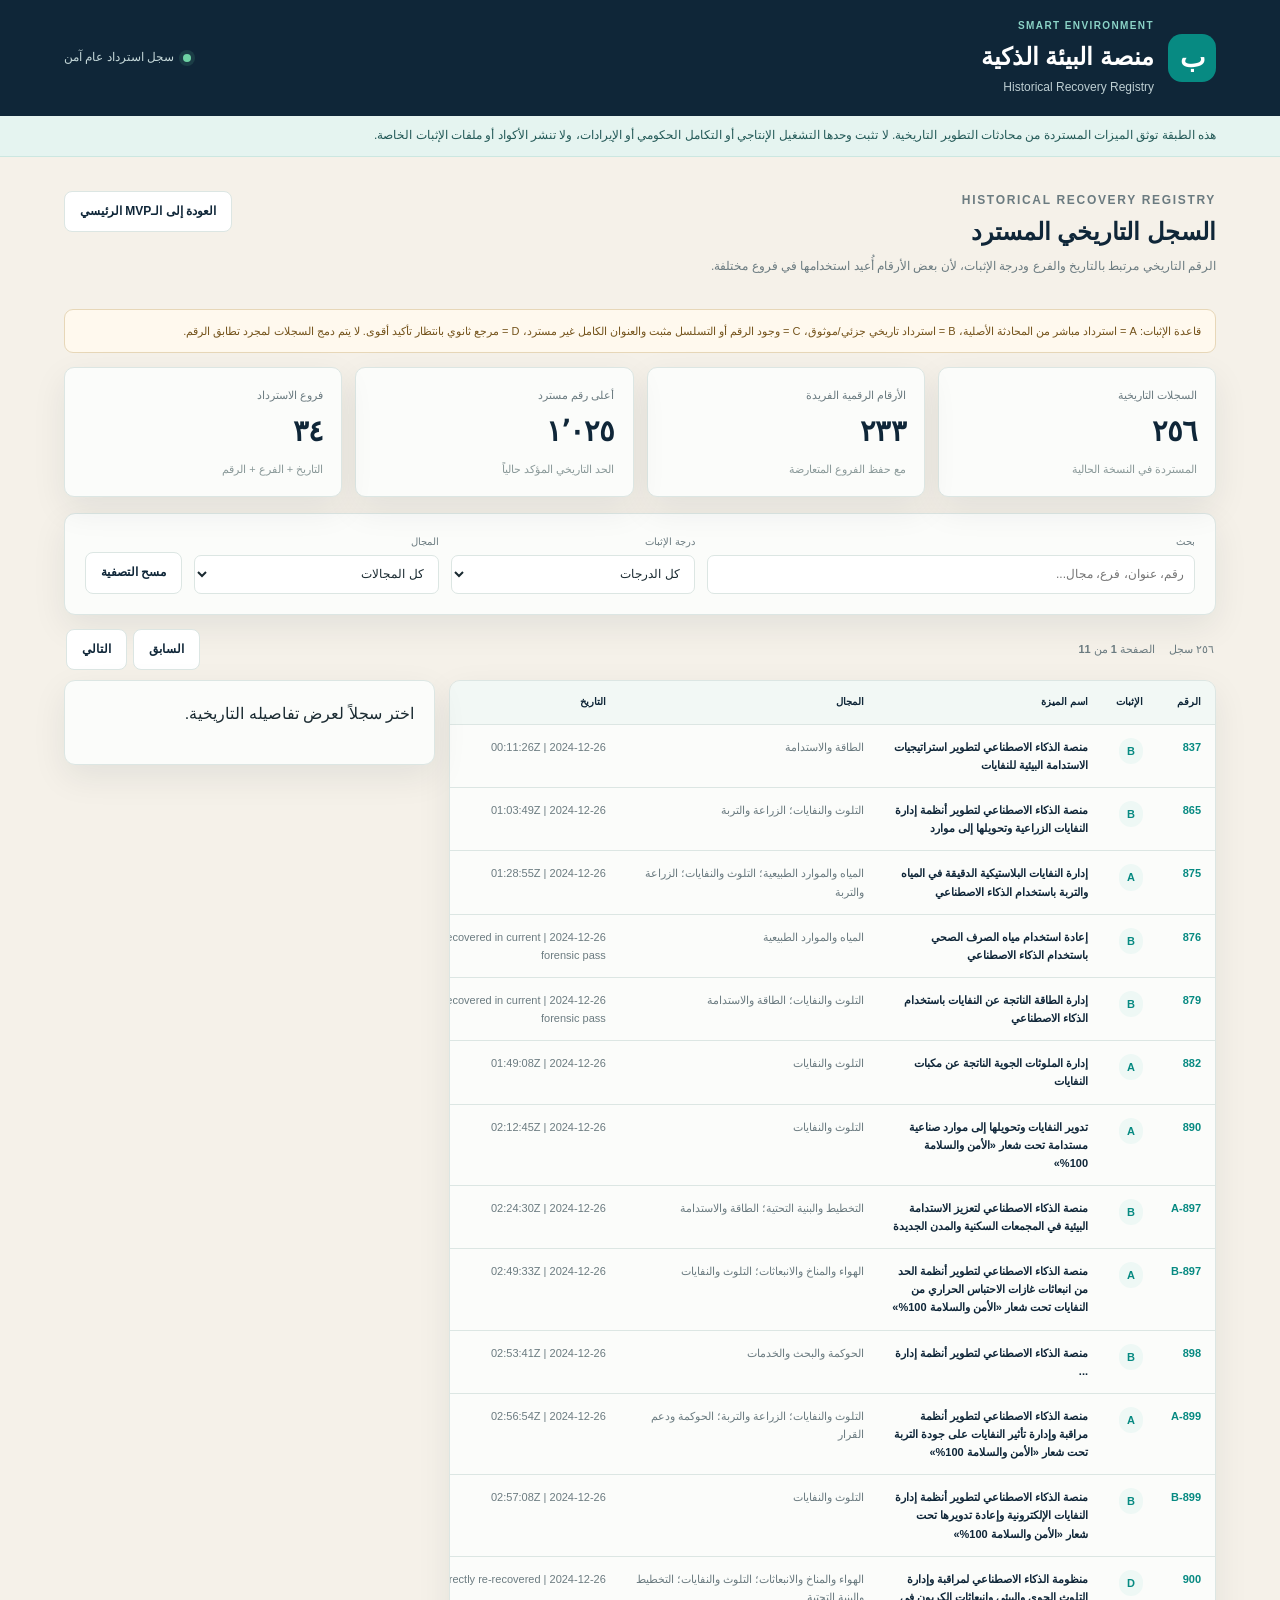
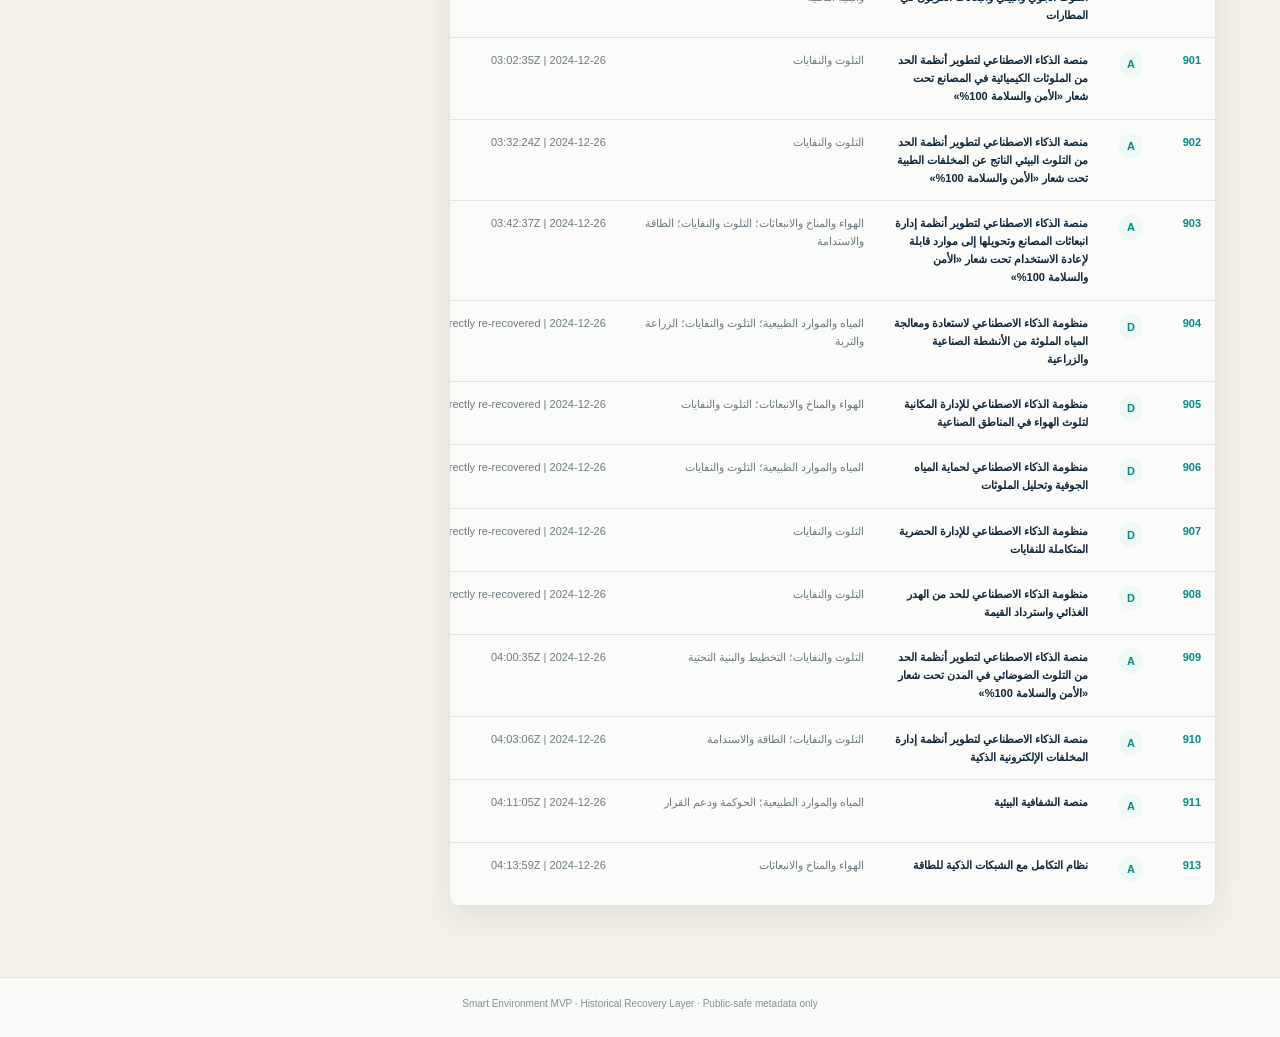
<file: app/historical-recovery.html>
<!doctype html>
<html lang="ar" dir="rtl">
<head>
  <meta charset="utf-8" />
  <meta name="viewport" content="width=device-width, initial-scale=1" />
  <meta name="description" content="السجل التاريخي المسترد لمنصة البيئة الذكية" />
  <title>السجل التاريخي المسترد | منصة البيئة الذكية</title>
  <link rel="stylesheet" href="./styles.css" />
  <style>
    .recovery-page{max-width:1500px;margin:auto;padding:34px 5vw 70px}.recovery-head{display:flex;justify-content:space-between;gap:20px;align-items:flex-start;margin-bottom:20px}.recovery-head h2{color:var(--navy);margin-bottom:5px}.recovery-head p{color:var(--muted);font-size:12px}.summary{display:grid;grid-template-columns:repeat(4,1fr);gap:13px;margin-bottom:16px}.filter{display:grid;grid-template-columns:minmax(220px,2fr) minmax(150px,1fr) minmax(180px,1fr) auto;gap:12px;align-items:end;margin-bottom:14px}.filter label{display:grid;gap:4px;color:var(--muted);font-size:10px}.filter input,.filter select{height:39px;padding:8px 10px;border:1px solid var(--line);border-radius:7px;background:#fff;color:var(--text);font:inherit;font-size:12px}.warning{padding:12px 14px;border:1px solid #e7d7b8;border-radius:9px;background:#fff9ee;color:#74531b;font-size:11px;margin-bottom:14px}.grid{display:grid;grid-template-columns:minmax(0,1.55fr) minmax(300px,.75fr);gap:14px}.detail{position:sticky;top:15px;align-self:start;max-height:78vh;overflow:auto}.detail h3{color:var(--navy);font-size:18px}.item{padding:10px 0;border-bottom:1px solid var(--line)}.item b,.item span{display:block}.item b{font-size:10px;color:var(--teal)}.item span{font-size:11px;color:var(--muted)}.chip{display:inline-flex;padding:4px 8px;border-radius:99px;background:#eef8f5;color:var(--teal);font-weight:700}.back-link{text-decoration:none}.registry-meta{margin-top:2px}.table-wrap table{min-width:920px}@media(max-width:900px){.summary{grid-template-columns:repeat(2,1fr)}.filter{grid-template-columns:1fr 1fr}.grid{grid-template-columns:1fr}.detail{position:static;max-height:none}}@media(max-width:620px){.summary,.filter{grid-template-columns:1fr}.recovery-head{display:block}.back-link{display:inline-block;margin-top:10px}}
  </style>
</head>
<body>
  <header class="topbar">
    <div class="brand-block"><div class="brand-mark">ب</div><div><p class="eyebrow">SMART ENVIRONMENT</p><h1>منصة البيئة الذكية</h1><p class="subtitle">Historical Recovery Registry</p></div></div>
    <div class="header-status"><span class="status-dot"></span><span>سجل استرداد عام آمن</span></div>
  </header>
  <div class="notice">هذه الطبقة توثق الميزات المستردة من محادثات التطوير التاريخية. لا تثبت وحدها التشغيل الإنتاجي أو التكامل الحكومي أو الإيرادات، ولا تنشر الأكواد أو ملفات الإثبات الخاصة.</div>
  <main class="recovery-page">
    <div class="recovery-head"><div><p class="section-kicker">HISTORICAL RECOVERY REGISTRY</p><h2>السجل التاريخي المسترد</h2><p>الرقم التاريخي مرتبط بالتاريخ والفرع ودرجة الإثبات، لأن بعض الأرقام أُعيد استخدامها في فروع مختلفة.</p></div><a class="secondary-button back-link" href="./">العودة إلى الـMVP الرئيسي</a></div>
    <div class="warning">قاعدة الإثبات: A = استرداد مباشر من المحادثة الأصلية، B = استرداد تاريخي جزئي/موثوق، C = وجود الرقم أو التسلسل مثبت والعنوان الكامل غير مسترد، D = مرجع ثانوي بانتظار تأكيد أقوى. لا يتم دمج السجلات لمجرد تطابق الرقم.</div>
    <div class="summary">
      <div class="metric-card"><span class="metric-label">السجلات التاريخية</span><strong id="records">—</strong><span class="metric-foot">المستردة في النسخة الحالية</span></div>
      <div class="metric-card"><span class="metric-label">الأرقام الرقمية الفريدة</span><strong id="unique">—</strong><span class="metric-foot">مع حفظ الفروع المتعارضة</span></div>
      <div class="metric-card"><span class="metric-label">أعلى رقم مسترد</span><strong id="high">—</strong><span class="metric-foot">الحد التاريخي المؤكد حالياً</span></div>
      <div class="metric-card"><span class="metric-label">فروع الاسترداد</span><strong id="branches">—</strong><span class="metric-foot">التاريخ + الفرع + الرقم</span></div>
    </div>
    <div class="panel filter">
      <label><span>بحث</span><input id="search" type="search" placeholder="رقم، عنوان، فرع، مجال..." /></label>
      <label><span>درجة الإثبات</span><select id="evidence"><option value="">كل الدرجات</option><option value="A">A · مباشر</option><option value="B">B · جزئي</option><option value="C">C · وجود/تسلسل</option><option value="D">D · ثانوي</option></select></label>
      <label><span>المجال</span><select id="domain"><option value="">كل المجالات</option></select></label>
      <button id="clear" class="secondary-button">مسح التصفية</button>
    </div>
    <div class="registry-meta"><span id="count">0 سجل</span><span>الصفحة <b id="page">1</b> من <b id="pages">1</b></span><div class="pagination"><button id="prev" class="icon-button">السابق</button><button id="next" class="icon-button">التالي</button></div></div>
    <div class="grid">
      <div class="table-wrap panel"><table><thead><tr><th>الرقم</th><th>الإثبات</th><th>اسم الميزة</th><th>المجال</th><th>التاريخ</th><th>الفرع</th></tr></thead><tbody id="table"></tbody></table></div>
      <article id="detail" class="panel detail"><p>اختر سجلاً لعرض تفاصيله التاريخية.</p></article>
    </div>
  </main>
  <footer class="footer">Smart Environment MVP · Historical Recovery Layer · Public-safe metadata only</footer>
<script>
const S={all:[],filtered:[],page:1,size:25,selected:null,manifest:null};const $=s=>document.querySelector(s);const $$=s=>Array.from(document.querySelectorAll(s));const H=v=>String(v??"").replaceAll("&","&amp;").replaceAll("<","&lt;").replaceAll(">","&gt;").replaceAll('"',"&quot;").replaceAll("'","&#039;");const labels={A:"A · مباشر",B:"B · جزئي",C:"C · وجود/تسلسل",D:"D · ثانوي"};
function domains(){const x=new Set;S.all.forEach(r=>String(r.d||"").split("؛").map(v=>v.trim()).filter(Boolean).forEach(v=>x.add(v)));return[...x].sort((a,b)=>a.localeCompare(b,"ar"))}
function apply(){const t=$("#search").value.trim().toLocaleLowerCase("ar"),e=$("#evidence").value,d=$("#domain").value;S.filtered=S.all.filter(r=>{const hay=[r.n,r.id,r.ar,r.en,r.dt,r.b,r.d].join(" ").toLocaleLowerCase("ar"),ds=String(r.d||"").split("؛").map(v=>v.trim());return(!t||hay.includes(t))&&(!e||r.e===e)&&(!d||ds.includes(d))});S.page=1;render()}
function render(){const p=Math.max(1,Math.ceil(S.filtered.length/S.size));S.page=Math.max(1,Math.min(S.page,p));const a=(S.page-1)*S.size,rows=S.filtered.slice(a,a+S.size);$("#count").textContent=`${S.filtered.length.toLocaleString("ar-SA")} سجل`;$("#page").textContent=S.page;$("#pages").textContent=p;$("#prev").disabled=S.page<=1;$("#next").disabled=S.page>=p;$("#table").innerHTML=rows.map(r=>`<tr data-k="${H(r._k)}" class="${S.selected?._k===r._k?"selected":""}"><td>${H(r.n)}</td><td><span class="chip">${H(r.e)}</span></td><td class="feature-title">${H(r.ar||r.en||"العنوان غير مسترد")}</td><td>${H(r.d||"غير مصنف")}</td><td>${H(r.dt||"غير مكتمل")}</td><td>${H(r.b||"غير محدد")}</td></tr>`).join("")||'<tr><td colspan="6">لا توجد سجلات مطابقة.</td></tr>';$$('#table tr[data-k]').forEach(row=>row.addEventListener('click',()=>{S.selected=S.all.find(r=>r._k===row.dataset.k);render();detail()}))}
function detail(){const r=S.selected;if(!r){$("#detail").innerHTML="<p>اختر سجلاً لعرض تفاصيله التاريخية.</p>";return}const f=[["الرقم التاريخي",r.n],["الرقم الرقمي",r.id],["درجة الإثبات",labels[r.e]||r.e],["العنوان الإنجليزي",r.en],["المجال",r.d],["التاريخ/الوقت",r.dt],["فرع الاسترداد",r.b],["حدود الإثبات",r.e==="A"?"نص/عنوان مسترد مباشرة من المحادثة التاريخية.":r.e==="B"?"استرداد تاريخي جزئي أو مباشر يحتاج استكمالاً.":r.e==="C"?"وجود الرقم أو تسلسله مثبت، والعنوان الكامل غير مسترد.":"مرجع استرداد ثانوي بانتظار تأكيد أقوى من المحادثة الأصلية."]];$("#detail").innerHTML=`<p class="section-kicker">HISTORICAL FEATURE PROFILE</p><h3>${H(r.ar||r.en||"العنوان غير مسترد")}</h3>${f.map(([a,b])=>`<div class="item"><b>${H(a)}</b><span>${H(b||"غير متوفر")}</span></div>`).join("")}`}
async function load(){const m=await fetch("../data/historical_recovery_manifest.json");if(!m.ok)throw new Error("manifest unavailable");S.manifest=await m.json();const parts=await Promise.all(S.manifest.chunks.map(async n=>{const r=await fetch(`../data/historical-recovery/${n}`);if(!r.ok)throw new Error(`chunk unavailable: ${n}`);return r.json()}));S.all=parts.flat().map((r,i)=>({...r,_k:`HR-${String(i+1).padStart(4,"0")}`}));S.filtered=S.all;const x=S.manifest.summary;$("#records").textContent=Number(x.records).toLocaleString("ar-SA");$("#unique").textContent=Number(x.unique_numeric_feature_numbers).toLocaleString("ar-SA");$("#high").textContent=Number(x.maximum_numeric_feature_number).toLocaleString("ar-SA");$("#branches").textContent=Number(x.branch_count).toLocaleString("ar-SA");$("#domain").insertAdjacentHTML("beforeend",domains().map(d=>`<option value="${H(d)}">${H(d)}</option>`).join(""));render()}
["#search","#evidence","#domain"].forEach(s=>$(s).addEventListener("input",apply));$("#clear").addEventListener("click",()=>{$("#search").value="";$("#evidence").value="";$("#domain").value="";apply()});$("#prev").addEventListener("click",()=>{S.page--;render()});$("#next").addEventListener("click",()=>{S.page++;render()});load().catch(e=>{$("#table").innerHTML='<tr><td colspan="6">تعذر تحميل السجل التاريخي.</td></tr>';console.error(e)});
</script>
</body>
</html>
</file>
<file: app/styles.css>
:root {
  --navy: #0f2638;
  --navy-2: #163a4c;
  --teal: #078a82;
  --teal-light: #dff3ef;
  --sand: #f5f1e9;
  --paper: #fbfcfa;
  --line: #dce6e3;
  --text: #1a2a31;
  --muted: #6b7b80;
  --warning: #c77c1d;
  --danger: #b75246;
  --shadow: 0 12px 34px rgba(15, 38, 56, .08);
}

* { box-sizing: border-box; }
html { scroll-behavior: smooth; }
body { margin: 0; background: var(--sand); color: var(--text); font-family: Tahoma, Arial, sans-serif; line-height: 1.65; }
button, input, select { font: inherit; }
button { cursor: pointer; }

.topbar { min-height: 90px; padding: 18px 5vw; display: flex; align-items: center; justify-content: space-between; gap: 24px; background: var(--navy); color: white; }
.brand-block { display: flex; gap: 14px; align-items: center; }
.brand-mark { width: 48px; height: 48px; display: grid; place-items: center; border-radius: 14px; background: var(--teal); color: white; font-size: 27px; font-weight: 700; }
.eyebrow, .section-kicker { margin: 0 0 2px; font-size: 10px; letter-spacing: .14em; font-weight: 700; color: var(--teal); }
.topbar .eyebrow { color: #8bd3c7; }
h1, h2, h3, p { margin-top: 0; }
h1 { margin-bottom: 0; font-size: 24px; }
.subtitle { margin: 2px 0 0; color: #bdced2; font-size: 12px; }
.header-status { display: flex; align-items: center; gap: 9px; color: #c4d7d8; font-size: 12px; white-space: nowrap; }
.date-label { padding-right: 12px; border-right: 1px solid rgba(255,255,255,.25); color: #8ea7aa; }
.status-dot { width: 8px; height: 8px; display: inline-block; border-radius: 50%; background: #6ed3a4; box-shadow: 0 0 0 4px rgba(110,211,164,.13); }
.notice { padding: 10px 5vw; background: #e5f4f0; border-bottom: 1px solid #cce7e1; color: #245a58; font-size: 12px; }

.layout { min-height: calc(100vh - 150px); display: grid; grid-template-columns: 220px minmax(0, 1fr); direction: ltr; }
.sidebar, .content { direction: rtl; }
.sidebar { padding: 28px 16px; background: #f9fbf8; border-left: 1px solid var(--line); display: flex; flex-direction: column; justify-content: space-between; }
.nav-item { width: 100%; margin-bottom: 7px; padding: 11px 14px; text-align: right; border: 0; border-radius: 9px; background: transparent; color: var(--muted); font-size: 13px; }
.nav-item:hover, .nav-item.active { background: var(--teal-light); color: var(--navy); font-weight: 700; }
.sidebar-footer { padding: 18px 10px 0; border-top: 1px solid var(--line); color: #8a9898; font-size: 10px; display: grid; gap: 4px; }
.content { max-width: 1500px; width: 100%; padding: 36px 5vw 80px; }
.view { display: none; animation: appear .22s ease-out; }
.view.active { display: block; }
@keyframes appear { from { opacity: .2; transform: translateY(5px); } to { opacity: 1; transform: none; } }
.view-heading { display: flex; justify-content: space-between; align-items: flex-start; gap: 30px; margin-bottom: 24px; }
.view-heading h2 { margin: 0 0 4px; color: var(--navy); font-size: clamp(22px, 3vw, 32px); }
.view-heading p:not(.section-kicker) { margin-bottom: 0; color: var(--muted); font-size: 13px; }

.primary-button, .secondary-button, .icon-button { border-radius: 8px; padding: 10px 15px; border: 1px solid transparent; font-size: 12px; font-weight: 700; white-space: nowrap; }
.primary-button { background: var(--teal); color: white; }
.primary-button:hover { background: #056f69; }
.secondary-button, .icon-button { background: white; border-color: var(--line); color: var(--navy); }
.secondary-button:hover, .icon-button:hover { border-color: var(--teal); color: var(--teal); }
.full-button { width: 100%; margin-top: 22px; }
.live-chip, .model-badge, .status-label { display: inline-flex; align-items: center; gap: 7px; padding: 7px 10px; border: 1px solid var(--line); border-radius: 99px; background: white; color: var(--muted); font-size: 11px; white-space: nowrap; }
.model-badge { color: var(--teal); background: var(--teal-light); border-color: #cce8e2; }

.metrics-grid { display: grid; grid-template-columns: repeat(4, 1fr); gap: 13px; margin-bottom: 22px; }
.metric-card, .panel { background: var(--paper); border: 1px solid var(--line); box-shadow: var(--shadow); }
.metric-card { min-height: 130px; padding: 18px; border-radius: 10px; display: flex; flex-direction: column; justify-content: space-between; }
.metric-label, .metric-foot { color: var(--muted); font-size: 11px; }
.metric-card strong { color: var(--navy); font-size: 29px; letter-spacing: -.03em; }
.metric-foot { color: #8a9999; }
.dashboard-grid { display: grid; grid-template-columns: minmax(0, 1.55fr) minmax(280px, .85fr); gap: 16px; }
.panel { padding: 20px; border-radius: 11px; }
.panel-heading { margin-bottom: 18px; display: flex; justify-content: space-between; align-items: flex-start; gap: 20px; }
.panel-heading h3 { margin: 0; color: var(--navy); font-size: 17px; }
.panel-note { color: #8a9999; font-size: 10px; }
.domain-bars { display: grid; gap: 13px; }
.domain-bar-row { display: grid; grid-template-columns: minmax(160px, 1fr) minmax(90px, 2fr) 42px; align-items: center; gap: 12px; font-size: 11px; }
.bar-track { height: 8px; overflow: hidden; border-radius: 99px; background: #e7efed; }
.bar-fill { height: 100%; border-radius: inherit; background: linear-gradient(90deg, var(--teal), #56b9a8); }
.stack-list { display: grid; gap: 15px; }
.stack-list > div { display: flex; gap: 11px; align-items: flex-start; }
.stack-index { min-width: 27px; height: 27px; display: grid; place-items: center; border-radius: 7px; background: var(--teal-light); color: var(--teal); font-size: 10px; font-weight: 700; }
.stack-list b, .stack-list small { display: block; }
.stack-list b { color: var(--navy); font-size: 12px; }
.stack-list small { color: var(--muted); font-size: 10px; }
.callout-panel { margin-top: 16px; display: flex; align-items: center; gap: 16px; background: var(--navy); color: white; border-color: var(--navy); }
.callout-panel .section-kicker { color: #8bd3c7; }
.callout-panel h3 { margin-bottom: 4px; color: white; font-size: 17px; }
.callout-panel p:not(.section-kicker) { margin-bottom: 0; color: #c8d8d9; font-size: 12px; }
.callout-icon { width: 42px; height: 42px; flex: 0 0 auto; display: grid; place-items: center; border: 1px solid rgba(255,255,255,.3); border-radius: 10px; color: #8bd3c7; font-size: 12px; }
.callout-panel .secondary-button { margin-right: auto; }

.monitoring-grid { display: grid; grid-template-columns: repeat(3, 1fr); gap: 14px; margin-bottom: 16px; }
.signal-card { padding: 17px; border: 1px solid var(--line); border-radius: 10px; background: var(--paper); box-shadow: var(--shadow); }
.signal-top { display: flex; justify-content: space-between; align-items: center; margin-bottom: 9px; }
.signal-name { color: var(--navy); font-weight: 700; font-size: 13px; }
.signal-value { color: var(--teal); font-size: 26px; font-weight: 700; }
.signal-unit { color: var(--muted); font-size: 10px; }
.signal-meter { height: 6px; margin: 9px 0 8px; overflow: hidden; border-radius: 99px; background: #e9efed; }
.signal-meter span { display: block; height: 100%; border-radius: inherit; }
.signal-meta { display: flex; justify-content: space-between; color: var(--muted); font-size: 10px; }
.risk-low { color: var(--teal); } .risk-medium { color: var(--warning); } .risk-high { color: var(--danger); }
.region-grid { display: grid; grid-template-columns: repeat(4, 1fr); gap: 10px; }
.region-card { padding: 13px; border: 1px solid var(--line); border-radius: 9px; background: white; }
.region-card b { display: block; color: var(--navy); font-size: 12px; }
.region-card small { display: block; margin: 3px 0 8px; color: var(--muted); font-size: 10px; }
.region-risk { display: flex; justify-content: space-between; align-items: center; font-size: 11px; }

.simulation-layout { display: grid; grid-template-columns: minmax(240px, .8fr) minmax(0, 1.4fr); gap: 16px; }
.controls-panel { background: #f9fbf8; }
.control-row { display: grid; grid-template-columns: 1fr auto; gap: 10px; margin-bottom: 20px; color: var(--navy); font-size: 12px; }
.control-row output { color: var(--teal); font-weight: 700; }
.control-row input { grid-column: 1 / -1; width: 100%; accent-color: var(--teal); }
.small-note { margin: 17px 0 0; color: #8a9999; font-size: 10px; }
.result-hero { padding: 17px; border-radius: 9px; background: var(--navy); color: white; }
.result-hero span, .result-hero small { display: block; color: #b9cdcf; font-size: 11px; }
.result-hero strong { display: block; margin: 4px 0; font-size: 38px; line-height: 1; }
.result-grid { display: grid; grid-template-columns: repeat(4, 1fr); gap: 9px; margin: 15px 0; }
.result-grid div { padding: 12px; border: 1px solid var(--line); border-radius: 8px; background: white; }
.result-grid span, .result-grid strong { display: block; }
.result-grid span { color: var(--muted); font-size: 10px; }
.result-grid strong { margin-top: 3px; color: var(--navy); font-size: 15px; }
.action-list { border-top: 1px solid var(--line); padding-top: 12px; color: var(--muted); font-size: 12px; }
.action-list ul { margin: 0; padding-right: 19px; }
.trace-panel { margin-top: 16px; }
.trace-list { display: grid; grid-template-columns: repeat(4, 1fr); gap: 10px; }
.trace-step { position: relative; padding: 13px; border: 1px solid var(--line); border-radius: 9px; background: white; }
.trace-step b, .trace-step small { display: block; }
.trace-step b { color: var(--navy); font-size: 12px; }
.trace-step small { margin-top: 4px; color: var(--muted); font-size: 10px; }

.decision-brief { min-height: 450px; }
.brief-header { display: flex; justify-content: space-between; gap: 20px; padding-bottom: 16px; border-bottom: 1px solid var(--line); }
.brief-header h3 { margin: 0 0 4px; color: var(--navy); font-size: 21px; }
.brief-header p { margin: 0; color: var(--muted); font-size: 11px; }
.brief-grid { display: grid; grid-template-columns: repeat(2, 1fr); gap: 14px; margin-top: 18px; }
.brief-section { padding: 15px; border: 1px solid var(--line); border-radius: 9px; background: white; }
.brief-section h4 { margin: 0 0 7px; color: var(--teal); font-size: 12px; }
.brief-section p, .brief-section li { color: var(--muted); font-size: 12px; }
.brief-section ul { margin: 0; padding-right: 18px; }
.brief-trace { margin-top: 15px; padding: 13px; border-radius: 9px; background: #f3f8f6; color: #416663; font-size: 11px; }

.filter-panel { display: grid; grid-template-columns: minmax(220px, 2fr) repeat(2, minmax(160px, 1fr)) auto; align-items: end; gap: 12px; margin-bottom: 14px; }
.filter-panel label { display: grid; gap: 4px; color: var(--muted); font-size: 10px; }
.filter-panel input, .filter-panel select { width: 100%; height: 39px; padding: 8px 10px; border: 1px solid var(--line); border-radius: 7px; background: white; color: var(--text); outline: 0; font-size: 12px; }
.filter-panel input:focus, .filter-panel select:focus { border-color: var(--teal); box-shadow: 0 0 0 3px rgba(7,138,130,.1); }
.registry-meta { display: flex; align-items: center; gap: 14px; margin: 10px 2px; color: var(--muted); font-size: 11px; }
.registry-meta .pagination { margin-right: auto; display: flex; gap: 6px; }
.table-wrap { padding: 0; overflow: auto; }
table { width: 100%; min-width: 780px; border-collapse: collapse; font-size: 11px; }
th, td { padding: 13px 14px; border-bottom: 1px solid var(--line); text-align: right; vertical-align: top; }
th { background: #f2f8f5; color: var(--navy); font-size: 10px; white-space: nowrap; }
td { color: var(--muted); }
tbody tr { cursor: pointer; }
tbody tr:hover, tbody tr.selected { background: #eef8f5; }
td:first-child { color: var(--teal); font-weight: 700; white-space: nowrap; }
.feature-title { max-width: 270px; color: var(--navy); font-weight: 700; }
.feature-status { color: var(--warning); }
.detail-panel { margin-top: 14px; }
.detail-grid { display: grid; grid-template-columns: repeat(2, 1fr); gap: 12px; }
.detail-title { margin-bottom: 13px; color: var(--navy); font-size: 19px; }
.detail-item { padding: 11px; border-radius: 8px; background: white; border: 1px solid var(--line); }
.detail-item b, .detail-item span { display: block; }
.detail-item b { color: var(--teal); font-size: 10px; }
.detail-item span { color: var(--muted); font-size: 11px; }

.footer { padding: 18px 5vw 24px; border-top: 1px solid var(--line); background: #f9fbf8; color: #829191; font-size: 10px; text-align: center; }

@media (max-width: 950px) {
  .layout { grid-template-columns: 1fr; }
  .sidebar { padding: 8px 5vw; border-left: 0; border-bottom: 1px solid var(--line); }
  .sidebar nav { display: flex; gap: 6px; overflow-x: auto; }
  .nav-item { width: auto; min-width: max-content; margin: 0; padding: 8px 11px; text-align: center; }
  .sidebar-footer { display: none; }
  .content { padding-top: 25px; }
  .metrics-grid { grid-template-columns: repeat(2, 1fr); }
  .dashboard-grid, .simulation-layout { grid-template-columns: 1fr; }
  .monitoring-grid { grid-template-columns: repeat(2, 1fr); }
  .region-grid { grid-template-columns: repeat(2, 1fr); }
  .filter-panel { grid-template-columns: 1fr 1fr; }
  .filter-panel label:first-child { grid-column: 1 / -1; }
}

@media (max-width: 580px) {
  .topbar { align-items: flex-start; flex-direction: column; padding: 16px 5vw; }
  .header-status { width: 100%; justify-content: space-between; }
  .date-label { margin-right: auto; }
  .view-heading { flex-direction: column; }
  .metrics-grid, .monitoring-grid, .brief-grid { grid-template-columns: 1fr; }
  .domain-bar-row { grid-template-columns: 1.1fr 1.5fr 35px; font-size: 10px; }
  .result-grid, .trace-list { grid-template-columns: repeat(2, 1fr); }
  .callout-panel { align-items: flex-start; flex-wrap: wrap; }
  .callout-panel .secondary-button { margin-right: 0; }
  .filter-panel { grid-template-columns: 1fr; }
  .filter-panel label:first-child { grid-column: auto; }
  .detail-grid { grid-template-columns: 1fr; }
}
</file>
<file: app/capabilities.css>
.capability-metrics {
  display: grid;
  grid-template-columns: repeat(4, 1fr);
  gap: 13px;
  margin-bottom: 18px;
}
.capability-metric {
  min-height: 116px;
  padding: 17px;
  border: 1px solid var(--line);
  border-radius: 10px;
  background: var(--paper);
  box-shadow: var(--shadow);
  display: flex;
  flex-direction: column;
  justify-content: space-between;
}
.capability-metric span,
.capability-metric small { color: var(--muted); font-size: 10px; }
.capability-metric strong { color: var(--navy); font-size: 27px; }
.capability-grid {
  display: grid;
  grid-template-columns: repeat(3, minmax(0, 1fr));
  gap: 13px;
}
.capability-card {
  min-height: 205px;
  padding: 17px;
  border: 1px solid var(--line);
  border-radius: 10px;
  background: var(--paper);
  box-shadow: var(--shadow);
  cursor: pointer;
  transition: transform .16s ease, border-color .16s ease;
}
.capability-card:hover,
.capability-card.selected { transform: translateY(-2px); border-color: var(--teal); }
.capability-card-top { display: flex; justify-content: space-between; gap: 12px; align-items: flex-start; }
.capability-id { color: var(--teal); font-size: 10px; font-weight: 700; letter-spacing: .08em; }
.capability-count { min-width: 48px; padding: 5px 8px; border-radius: 99px; background: var(--teal-light); color: var(--teal); text-align: center; font-size: 10px; font-weight: 700; }
.capability-card h3 { margin: 9px 0 3px; color: var(--navy); font-size: 15px; }
.capability-card .capability-en { margin: 0 0 9px; color: #829293; font-size: 9px; direction: ltr; text-align: left; }
.capability-card .capability-mandate { margin: 0; color: var(--muted); font-size: 11px; }
.capability-tag-list { display: flex; flex-wrap: wrap; gap: 5px; margin-top: 12px; }
.capability-tag { padding: 4px 7px; border: 1px solid var(--line); border-radius: 99px; color: #557070; background: #f7faf8; font-size: 9px; }
.capability-section-gap { margin-top: 16px; }
.horizontal-grid { display: grid; grid-template-columns: repeat(3, 1fr); gap: 10px; }
.horizontal-card { padding: 14px; border: 1px solid var(--line); border-radius: 9px; background: white; }
.horizontal-card b { display: block; color: var(--navy); font-size: 12px; }
.horizontal-card small { display: block; margin: 2px 0 6px; color: var(--teal); font-size: 9px; direction: ltr; text-align: right; }
.horizontal-card p { margin: 0; color: var(--muted); font-size: 10px; }
.operating-flow { display: grid; grid-template-columns: repeat(4, 1fr); gap: 9px; }
.flow-step { position: relative; min-height: 96px; padding: 13px; border: 1px solid var(--line); border-radius: 9px; background: white; }
.flow-step span { display: block; color: var(--teal); font-size: 9px; font-weight: 700; }
.flow-step b { display: block; margin: 5px 0 2px; color: var(--navy); font-size: 11px; }
.flow-step small { color: var(--muted); font-size: 9px; direction: ltr; }
.capability-detail { margin-top: 16px; }
.capability-detail-header { display: flex; justify-content: space-between; gap: 18px; align-items: flex-start; padding-bottom: 13px; border-bottom: 1px solid var(--line); }
.capability-detail h3 { margin: 0 0 4px; color: var(--navy); font-size: 19px; }
.capability-detail p { color: var(--muted); font-size: 11px; }
.capability-sample-list { display: grid; grid-template-columns: repeat(2, 1fr); gap: 8px; margin-top: 13px; }
.capability-sample { padding: 10px; border: 1px solid var(--line); border-radius: 8px; background: white; }
.capability-sample b { display: block; color: var(--teal); font-size: 9px; }
.capability-sample span { display: block; margin-top: 3px; color: var(--text); font-size: 10px; }
.capability-disclosure { margin-top: 10px; color: #7a898a; font-size: 9px; }
@media (max-width: 1100px) {
  .capability-grid { grid-template-columns: repeat(2, 1fr); }
  .horizontal-grid { grid-template-columns: repeat(2, 1fr); }
}
@media (max-width: 760px) {
  .capability-metrics, .capability-grid, .horizontal-grid, .operating-flow, .capability-sample-list { grid-template-columns: 1fr; }
  .capability-detail-header { display: block; }
}
</file>
<file: app/modules.css>
.mission-layout {
  display: grid;
  grid-template-columns: minmax(260px, .75fr) minmax(0, 1.45fr);
  gap: 16px;
}
.mission-control { background: #f9fbf8; }
.mission-select-label { display: grid; gap: 5px; color: var(--muted); font-size: 10px; }
.mission-select-label select { width: 100%; height: 42px; padding: 8px 10px; border: 1px solid var(--line); border-radius: 8px; background: white; color: var(--navy); }
.mission-context { margin: 12px 0 18px; padding: 12px; border: 1px solid var(--line); border-radius: 8px; background: white; }
.mission-context b { display: block; color: var(--navy); font-size: 12px; }
.mission-context small { color: var(--muted); font-size: 10px; }
.mission-slider { display: grid; grid-template-columns: 1fr auto; gap: 8px; margin-top: 17px; font-size: 11px; }
.mission-slider span { color: var(--navy); }
.mission-slider output { color: var(--teal); font-weight: 700; }
.mission-slider input { grid-column: 1 / -1; width: 100%; accent-color: var(--teal); }
.mission-runtime-result { min-height: 520px; }
.mission-runtime-head { display: flex; justify-content: space-between; gap: 16px; align-items: flex-start; padding-bottom: 14px; border-bottom: 1px solid var(--line); }
.mission-runtime-head h3 { margin: 0 0 3px; color: var(--navy); font-size: 20px; }
.mission-runtime-head p { margin: 0; color: var(--muted); font-size: 10px; }
.mission-risk-card { min-width: 140px; padding: 11px 14px; border-radius: 9px; background: var(--navy); color: white; text-align: center; }
.mission-risk-card span { display: block; color: #bcd0d1; font-size: 9px; }
.mission-risk-card strong { display: block; font-size: 30px; line-height: 1.1; }
.mission-risk-card small { color: #8bd3c7; font-size: 9px; }
.mission-summary-grid { display: grid; grid-template-columns: repeat(4, 1fr); gap: 9px; margin: 14px 0; }
.mission-summary-grid > div { padding: 11px; border: 1px solid var(--line); border-radius: 8px; background: white; }
.mission-summary-grid span, .mission-summary-grid strong { display: block; }
.mission-summary-grid span { color: var(--muted); font-size: 9px; }
.mission-summary-grid strong { margin-top: 3px; color: var(--navy); font-size: 13px; }
.mission-columns { display: grid; grid-template-columns: repeat(2, 1fr); gap: 11px; }
.mission-box { padding: 13px; border: 1px solid var(--line); border-radius: 9px; background: white; }
.mission-box h4 { margin: 0 0 8px; color: var(--teal); font-size: 11px; }
.mission-box ul { margin: 0; padding-right: 17px; }
.mission-box li { margin-bottom: 4px; color: var(--muted); font-size: 10px; }
.mission-module-list { display: flex; flex-wrap: wrap; gap: 5px; }
.mission-module-chip { padding: 5px 7px; border-radius: 99px; background: var(--teal-light); color: var(--teal); font-size: 9px; }
.mission-trace { display: grid; grid-template-columns: repeat(4, 1fr); gap: 8px; margin-top: 12px; }
.mission-trace-step { padding: 10px; border-radius: 8px; background: #f3f8f6; }
.mission-trace-step b { display: block; color: var(--navy); font-size: 10px; }
.mission-trace-step small { color: var(--muted); font-size: 9px; }
.mission-feature-evidence { margin-top: 12px; }
.mission-feature-grid { display: grid; grid-template-columns: repeat(2, 1fr); gap: 7px; }
.mission-feature-item { padding: 9px; border: 1px solid var(--line); border-radius: 7px; background: white; }
.mission-feature-item b { display: block; color: var(--teal); font-size: 8px; }
.mission-feature-item span { display: block; margin-top: 2px; color: var(--text); font-size: 9px; }
.mission-disclaimer { margin-top: 12px; color: #7d8d8d; font-size: 9px; }
@media (max-width: 950px) {
  .mission-layout { grid-template-columns: 1fr; }
  .mission-summary-grid { grid-template-columns: repeat(2, 1fr); }
}
@media (max-width: 650px) {
  .mission-summary-grid, .mission-columns, .mission-trace, .mission-feature-grid { grid-template-columns: 1fr; }
  .mission-runtime-head { display: block; }
  .mission-risk-card { margin-top: 10px; }
}
</file>
<file: app/command-center.css>
.command-anchor-target { scroll-margin-top: 18px; }
.command-hero {
  display: grid;
  grid-template-columns: minmax(0, 1.55fr) minmax(300px, .7fr);
  gap: 16px;
  margin-bottom: 16px;
}
.command-hero-main {
  padding: 30px;
  border-radius: 14px;
  background: var(--navy);
  color: white;
  box-shadow: var(--shadow);
  overflow: hidden;
  position: relative;
}
.command-hero-main::after {
  content: "";
  position: absolute;
  width: 260px;
  height: 260px;
  left: -90px;
  top: -120px;
  border: 1px solid rgba(255,255,255,.12);
  border-radius: 50%;
  box-shadow: 0 0 0 45px rgba(255,255,255,.03), 0 0 0 90px rgba(255,255,255,.02);
  pointer-events: none;
}
.command-hero-badges { display: flex; flex-wrap: wrap; gap: 7px; margin-bottom: 14px; position: relative; z-index: 1; }
.command-hero-badges span { padding: 5px 8px; border: 1px solid rgba(255,255,255,.2); border-radius: 99px; color: #d8e6e6; font-size: 8px; letter-spacing: .08em; }
.command-hero-main .section-kicker { color: #8bd3c7; position: relative; z-index: 1; }
.command-hero-main h2 { margin: 2px 0 9px; color: white; font-size: clamp(27px, 3.4vw, 40px); line-height: 1.18; position: relative; z-index: 1; }
.command-hero-main p:not(.section-kicker) { max-width: 820px; margin-bottom: 0; color: #c5d5d6; font-size: 13px; line-height: 1.85; position: relative; z-index: 1; }
.command-hero-actions { display: flex; gap: 9px; flex-wrap: wrap; margin-top: 19px; position: relative; z-index: 1; }
.command-action-link { display: inline-flex; align-items: center; justify-content: center; text-decoration: none; }
.command-hero-main .secondary-button { border-color: rgba(255,255,255,.25); background: transparent; color: white; }
.command-hero-side { display: grid; gap: 10px; }
.command-readiness {
  padding: 18px;
  border: 1px solid var(--line);
  border-radius: 11px;
  background: var(--paper);
  box-shadow: var(--shadow);
}
.command-readiness span, .command-readiness small { display: block; color: var(--muted); font-size: 10px; }
.command-readiness strong { display: block; margin: 3px 0; color: var(--navy); font-size: 27px; line-height: 1.2; }
.command-kpis {
  display: grid;
  grid-template-columns: repeat(4, 1fr);
  gap: 12px;
  margin-bottom: 16px;
}
.command-kpi { min-height: 118px; padding: 16px; border: 1px solid var(--line); border-radius: 10px; background: var(--paper); box-shadow: var(--shadow); }
.command-kpi span, .command-kpi small { display: block; color: var(--muted); font-size: 10px; }
.command-kpi strong { display: block; margin: 7px 0 4px; color: var(--navy); font-size: 28px; }
.command-grid { display: grid; grid-template-columns: minmax(0, 1.35fr) minmax(300px, .75fr); gap: 16px; }
.priority-grid { display: grid; grid-template-columns: repeat(2, 1fr); gap: 10px; }
.priority-card { padding: 14px; border: 1px solid var(--line); border-radius: 9px; background: white; }
.priority-top { display: flex; justify-content: space-between; gap: 10px; align-items: center; }
.priority-card b { color: var(--navy); font-size: 12px; }
.priority-card p { margin: 6px 0 10px; color: var(--muted); font-size: 10px; line-height: 1.65; }
.priority-score { min-width: 42px; color: var(--teal); font-size: 20px; font-weight: 700; text-align: left; }
.priority-meter { height: 6px; overflow: hidden; border-radius: 99px; background: #e9efed; }
.priority-meter span { display: block; height: 100%; border-radius: inherit; background: linear-gradient(90deg, var(--teal), #56b9a8); }
.command-mission-list { display: grid; gap: 9px; }
.command-mission { padding: 12px; border: 1px solid var(--line); border-radius: 9px; background: white; }
.command-mission b, .command-mission small { display: block; }
.command-mission b { color: var(--navy); font-size: 11px; }
.command-mission small { margin-top: 3px; color: var(--muted); font-size: 9px; }
.command-mission button { margin-top: 8px; }
.command-flow { display: grid; grid-template-columns: repeat(4, 1fr); gap: 8px; }
.command-flow-step { padding: 11px; border: 1px solid var(--line); border-radius: 8px; background: #f8fbfa; }
.command-flow-step span, .command-flow-step b, .command-flow-step small { display: block; }
.command-flow-step span { color: var(--teal); font-size: 9px; font-weight: 700; }
.command-flow-step b { margin-top: 3px; color: var(--navy); font-size: 11px; }
.command-flow-step small { color: var(--muted); font-size: 8px; }
.command-disclaimer { margin: 15px 0 0; padding: 12px 14px; border-right: 3px solid var(--warning); background: #fff9ef; color: #7e6847; font-size: 10px; line-height: 1.7; }
.command-section-gap { margin-top: 16px; }

.evidence-panel { border-top: 4px solid var(--teal); }
.evidence-heading { align-items: flex-start; }
.evidence-principle { max-width: 900px; margin: 5px 0 0; color: var(--muted); font-size: 10px; line-height: 1.75; }
.maturity-summary { display: grid; grid-template-columns: repeat(4, 1fr); gap: 10px; margin-top: 16px; }
.maturity-summary-card { min-height: 122px; padding: 15px; border: 1px solid var(--line); border-radius: 10px; background: #fff; position: relative; overflow: hidden; }
.maturity-summary-card::before { content: ""; position: absolute; inset: 0 auto 0 0; width: 4px; background: var(--muted); opacity: .8; }
.maturity-summary-card span, .maturity-summary-card small { display: block; color: var(--muted); font-size: 9px; }
.maturity-summary-card strong { display: block; margin: 8px 0 5px; color: var(--navy); font-size: 28px; }
.maturity-summary-card.status-documented::before { background: #6b7c8f; }
.maturity-summary-card.status-implemented_mvp::before { background: var(--teal); }
.maturity-summary-card.status-synthetic_demo::before { background: var(--warning); }
.maturity-summary-card.status-planned::before { background: #8b7a9d; }
.maturity-definitions { display: grid; grid-template-columns: repeat(4, 1fr); gap: 8px; margin-top: 12px; }
.maturity-definition { display: grid; grid-template-columns: 10px 1fr; gap: 9px; padding: 12px; border: 1px solid var(--line); border-radius: 9px; background: #f9fbfa; }
.maturity-dot { width: 9px; height: 9px; margin-top: 4px; border-radius: 50%; background: var(--muted); }
.maturity-definition.status-implemented_mvp .maturity-dot { background: var(--teal); }
.maturity-definition.status-synthetic_demo .maturity-dot { background: var(--warning); }
.maturity-definition.status-planned .maturity-dot { background: #8b7a9d; }
.maturity-definition.status-documented .maturity-dot { background: #6b7c8f; }
.maturity-definition b, .maturity-definition small { display: block; }
.maturity-definition b { color: var(--navy); font-size: 10px; }
.maturity-definition small { color: var(--muted); font-size: 8px; }
.maturity-definition p { margin: 5px 0 0; color: var(--muted); font-size: 9px; line-height: 1.6; }
.evidence-toolbar { display: flex; align-items: flex-end; justify-content: space-between; gap: 12px; margin-top: 18px; padding-top: 14px; border-top: 1px solid var(--line); }
.evidence-toolbar b, .evidence-toolbar small { display: block; }
.evidence-toolbar b { color: var(--navy); font-size: 12px; }
.evidence-toolbar small { margin-top: 2px; color: var(--muted); font-size: 9px; }
.evidence-filters { display: flex; flex-wrap: wrap; gap: 6px; justify-content: flex-end; }
.evidence-filter { padding: 7px 10px; border: 1px solid var(--line); border-radius: 99px; background: white; color: var(--muted); font: inherit; font-size: 9px; cursor: pointer; }
.evidence-filter.active { border-color: var(--teal); background: #eef8f5; color: var(--teal); font-weight: 700; }
.evidence-matrix { display: grid; grid-template-columns: repeat(2, 1fr); gap: 10px; margin-top: 11px; }
.evidence-unit { padding: 14px; border: 1px solid var(--line); border-radius: 10px; background: white; position: relative; }
.evidence-unit::after { content: ""; position: absolute; top: 0; right: 0; width: 4px; height: 100%; border-radius: 0 10px 10px 0; background: var(--muted); }
.evidence-unit.status-implemented_mvp::after { background: var(--teal); }
.evidence-unit.status-synthetic_demo::after { background: var(--warning); }
.evidence-unit.status-planned::after { background: #8b7a9d; }
.evidence-unit.status-documented::after { background: #6b7c8f; }
.evidence-unit-head { display: flex; align-items: center; justify-content: space-between; gap: 8px; }
.evidence-id { color: var(--muted); font-size: 8px; font-weight: 700; letter-spacing: .08em; }
.maturity-chip { padding: 4px 7px; border: 1px solid var(--line); border-radius: 99px; background: #f8fbfa; color: var(--navy); font-size: 8px; font-weight: 700; }
.evidence-unit h4 { margin: 8px 0 2px; color: var(--navy); font-size: 12px; }
.evidence-unit > small { color: var(--muted); font-size: 8px; }
.evidence-unit-body { display: grid; grid-template-columns: repeat(3, 1fr); gap: 7px; margin-top: 10px; }
.evidence-unit-body p { margin: 0; padding: 9px; border-radius: 7px; background: #f8fbfa; color: var(--muted); font-size: 8px; line-height: 1.55; }
.evidence-unit-body b { display: block; margin-bottom: 3px; color: var(--navy); font-size: 8px; }

@media (max-width: 1050px) {
  .command-kpis, .maturity-summary, .maturity-definitions { grid-template-columns: repeat(2, 1fr); }
  .command-grid, .command-hero { grid-template-columns: 1fr; }
  .evidence-unit-body { grid-template-columns: 1fr; }
}
@media (max-width: 700px) {
  .command-kpis, .priority-grid, .command-flow, .maturity-summary, .maturity-definitions, .evidence-matrix { grid-template-columns: 1fr; }
  .command-hero-main { padding: 20px; }
  .command-hero-main h2 { font-size: 27px; }
  .evidence-toolbar { align-items: stretch; flex-direction: column; }
  .evidence-filters { justify-content: flex-start; }
  .command-action-link { width: 100%; }
}
</file>
